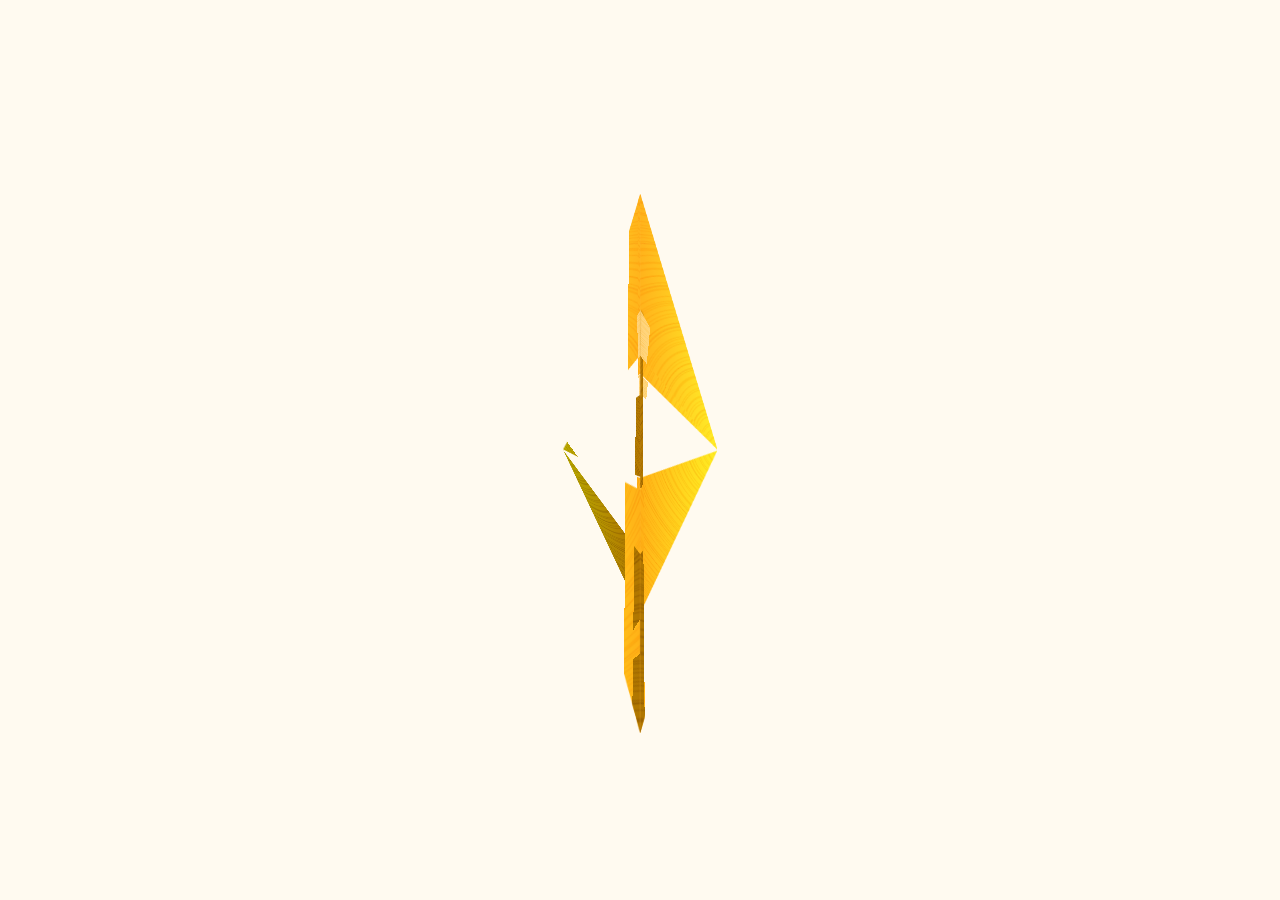
<file: ngoisao/index.html>
<!DOCTYPE html>
<html lang="en">
<head>
    <meta charset="UTF-8">
    <meta http-equiv="X-UA-Compatible" content="IE=edge">
    <meta name="viewport" content="width=device-width, initial-scale=1.0">
    <title>Document</title>
    <link rel="stylesheet" href="public/css/styles.css">
</head>
<body>
    
<style>
    .arm { --q: 0 }
    .arm:nth-child(n + 6) { --q: 1 }.arm:nth-child(5n + 1) { --i: 0 }.arm:nth-child(5n + 2) { --i: 1 }.arm:nth-child(5n + 3) { --i: 2 }.arm:nth-child(5n + 4) { --i: 3 }.arm:nth-child(5n + 5) { --i: 4 }
  </style>
  <div class="⭐" style="--n: 5; --re: 0.71; --rsw: 0.45; --rsh: 0.94; --ax: 19.46deg; --ay: 48deg; --rcm: 0.196">
    <div class="arm"></div>
    <div class="arm"></div>
    <div class="arm"></div>
    <div class="arm"></div>
    <div class="arm"></div>
    <div class="arm"></div>
    <div class="arm"></div>
    <div class="arm"></div>
    <div class="arm"></div>
    <div class="arm"></div>
  </div>
</body>
</html>
</file>
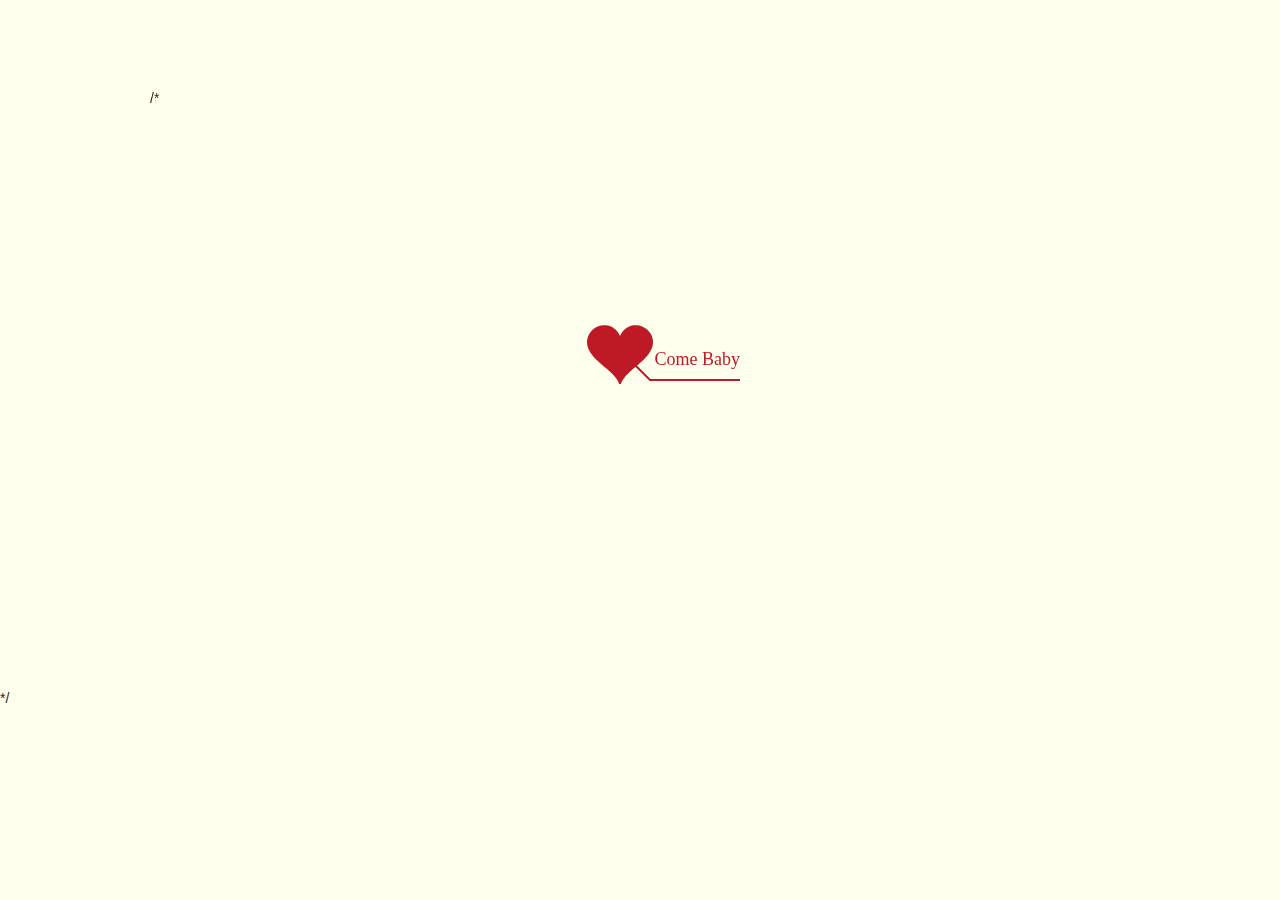
<file: ngoisao/Code Tỏ Tình/index.html>
﻿<!DOCTYPE html PUBLIC "-//W3C//DTD XHTML 1.0 Strict//EN" "http://www.w3.org/TR/xhtml1/DTD/xhtml1-strict.dtd">
<html xml:lang="en" xmlns="http://www.w3.org/1999/xhtml"><head><meta http-equiv="Content-Type" content="text/html; charset=UTF-8">
		<link rel="icon" type="image/png" href="image/favicon.ico">
		<title>Tỏ Tình </title>	    
        <link type="text/css" rel="stylesheet" href="./renxi/default.css">
		<script type="text/javascript" src="./renxi/jquery.min.js"></script>
		<script type="text/javascript" src="./renxi/jscex.min.js"></script>
		<script type="text/javascript" src="./renxi/jscex-parser.js"></script>
		<script type="text/javascript" src="./renxi/jscex-jit.js"></script>
		<script type="text/javascript" src="./renxi/jscex-builderbase.min.js"></script>
		<script type="text/javascript" src="./renxi/jscex-async.min.js"></script>
		<script type="text/javascript" src="./renxi/jscex-async-powerpack.min.js"></script>
		<script type="text/javascript" src="./renxi/functions.js" charset="utf-8"></script>
		<script type="text/javascript" src="./renxi/love.js" charset="utf-8"></script>
	    <style type="text/css">
<!--
.STYLE1 {color: #666666}
-->
        </style>
</head>
    <body>
			<audio autoplay="autopaly">
					<source src="music/I-Do-911.mp3" type="audio/mp3" />
			</audio>  
        <div id="main">
            <div id="error">Trình duyệt của bạn không được hỗ trợ. Để được hỗ trợ liên hệ duc37netknight@gmail.com. Hoặc sử dụng (<a href="http://www.google.cn/chrome">Chrome</a>) và (<a href="http://firefox.com/download/">Firefox</a>)</div>
             <div id="wrap">
                <div id="text">
			        <div id="code">
			      /* <font color="#0000FF"><span class="say">Chào em yêu,</span><br>
						<span class="say"> </span><br>
						<span class="say">Em là người con gái anh yêu nhất :)</span><br>
						<span class="say">Em xinh đẹp nhất !</span><br>
						<span class="say">Em đáng yêu nhất !</span><br>
						<span class="say">Em cũng yêu anh nhất !</span><br>
						<span class="say">Em là một điều may mắn trong cuộc sống của anh</span><br>
						<span class="say">..."Có em, anh sẽ chẳng cần điều gì khác em"</span><br>
						<span class="say">Yêu em cho đến khi nào anh không còn tồn tại <3</span><br>
						<span class="say">Hãy cứ tin em nhé. 'Ta sẽ có một chuyến đi thật dài và đích đến là hôn lễ' :*</span><br>
						<span class="say"> </span><br>
                        <span class="say"><span class="space"></span> -- Yêu em thật nhiều --</span>
			  </font></p> */
      </div>
                /* </div>
                <div id="clock-box">
                    <span class="STYLE1"></span><font color="#FF0000">Anh <3 Em</font>
<span class="STYLE1"> Time of love...</span>
                  <div id="clock"></div>
              </div>
                <canvas id="canvas" width="1100" height="680"></canvas>
            </div>
            
        </div> */
    
    <script>
    </script>

    <script>
    (function(){
        var canvas = $('#canvas');
		
        if (!canvas[0].getContext) {
            $("#error").show();
            return false;        }

        var width = canvas.width();
        var height = canvas.height();        
        canvas.attr("width", width);
        canvas.attr("height", height);
        var opts = {
            seed: {
                x: width / 2 - 20,
                color: "rgb(190, 26, 37)",
                scale: 2
            },
            branch: [
                [535, 680, 570, 250, 500, 200, 30, 100, [
                    [540, 500, 455, 417, 340, 400, 13, 100, [
                        [450, 435, 434, 430, 394, 395, 2, 40]
                    ]],
                    [550, 445, 600, 356, 680, 345, 12, 100, [
                        [578, 400, 648, 409, 661, 426, 3, 80]
                    ]],
                    [539, 281, 537, 248, 534, 217, 3, 40],
                    [546, 397, 413, 247, 328, 244, 9, 80, [
                        [427, 286, 383, 253, 371, 205, 2, 40],
                        [498, 345, 435, 315, 395, 330, 4, 60]
                    ]],
                    [546, 357, 608, 252, 678, 221, 6, 100, [
                        [590, 293, 646, 277, 648, 271, 2, 80]
                    ]]
                ]] 
            ],
            bloom: {
                num: 700,
                width: 1080,
                height: 650,
            },
            footer: {
                width: 1200,
                height: 5,
                speed: 10,
            }
        }

        var tree = new Tree(canvas[0], width, height, opts);
        var seed = tree.seed;
        var foot = tree.footer;
        var hold = 1;

        canvas.click(function(e) {
            var offset = canvas.offset(), x, y;
            x = e.pageX - offset.left;
            y = e.pageY - offset.top;
            if (seed.hover(x, y)) {
                hold = 0; 
                canvas.unbind("click");
                canvas.unbind("mousemove");
                canvas.removeClass('hand');
            }
        }).mousemove(function(e){
            var offset = canvas.offset(), x, y;
            x = e.pageX - offset.left;
            y = e.pageY - offset.top;
            canvas.toggleClass('hand', seed.hover(x, y));
        });

        var seedAnimate = eval(Jscex.compile("async", function () {
            seed.draw();
            while (hold) {
                $await(Jscex.Async.sleep(10));
            }
            while (seed.canScale()) {
                seed.scale(0.95);
                $await(Jscex.Async.sleep(10));
            }
            while (seed.canMove()) {
                seed.move(0, 2);
                foot.draw();
                $await(Jscex.Async.sleep(10));
            }
        }));

        var growAnimate = eval(Jscex.compile("async", function () {
            do {
    	        tree.grow();
                $await(Jscex.Async.sleep(10));
            } while (tree.canGrow());
        }));

        var flowAnimate = eval(Jscex.compile("async", function () {
            do {
    	        tree.flower(2);
                $await(Jscex.Async.sleep(10));
            } while (tree.canFlower());
        }));

        var moveAnimate = eval(Jscex.compile("async", function () {
            tree.snapshot("p1", 240, 0, 610, 680);
            while (tree.move("p1", 500, 0)) {
                foot.draw();
                $await(Jscex.Async.sleep(10));
            }
            foot.draw();
            tree.snapshot("p2", 500, 0, 610, 680);

            canvas.parent().css("background", "url(" + tree.toDataURL('image/png') + ")");
            canvas.css("background", "#ffe");
            $await(Jscex.Async.sleep(300));
            canvas.css("background", "none");
        }));

        var jumpAnimate = eval(Jscex.compile("async", function () {
            var ctx = tree.ctx;
            while (true) {
                tree.ctx.clearRect(0, 0, width, height);
                tree.jump();
                foot.draw();
                $await(Jscex.Async.sleep(25));
            }
        }));

        var textAnimate = eval(Jscex.compile("async", function () {
		    var together = new Date();
		    together.setFullYear(2014,8 , 26); 			
		    together.setHours(0);							
		    together.setMinutes(0);				
		    together.setSeconds(0);					
		    together.setMilliseconds(0);			

		    $("#code").show().typewriter();
            $("#clock-box").fadeIn(500);
            while (true) {
                timeElapse(together);
                $await(Jscex.Async.sleep(1000));
            }
        }));

        var runAsync = eval(Jscex.compile("async", function () {
            $await(seedAnimate());
            $await(growAnimate());
            $await(flowAnimate());
            $await(moveAnimate());

            textAnimate().start();

            $await(jumpAnimate());
        }));

        runAsync().start();
    })();
    </script>
<div style="text-align:center;margin:50px 0; font:normal 14px/24px 'MicroSoft YaHei';">
</file>
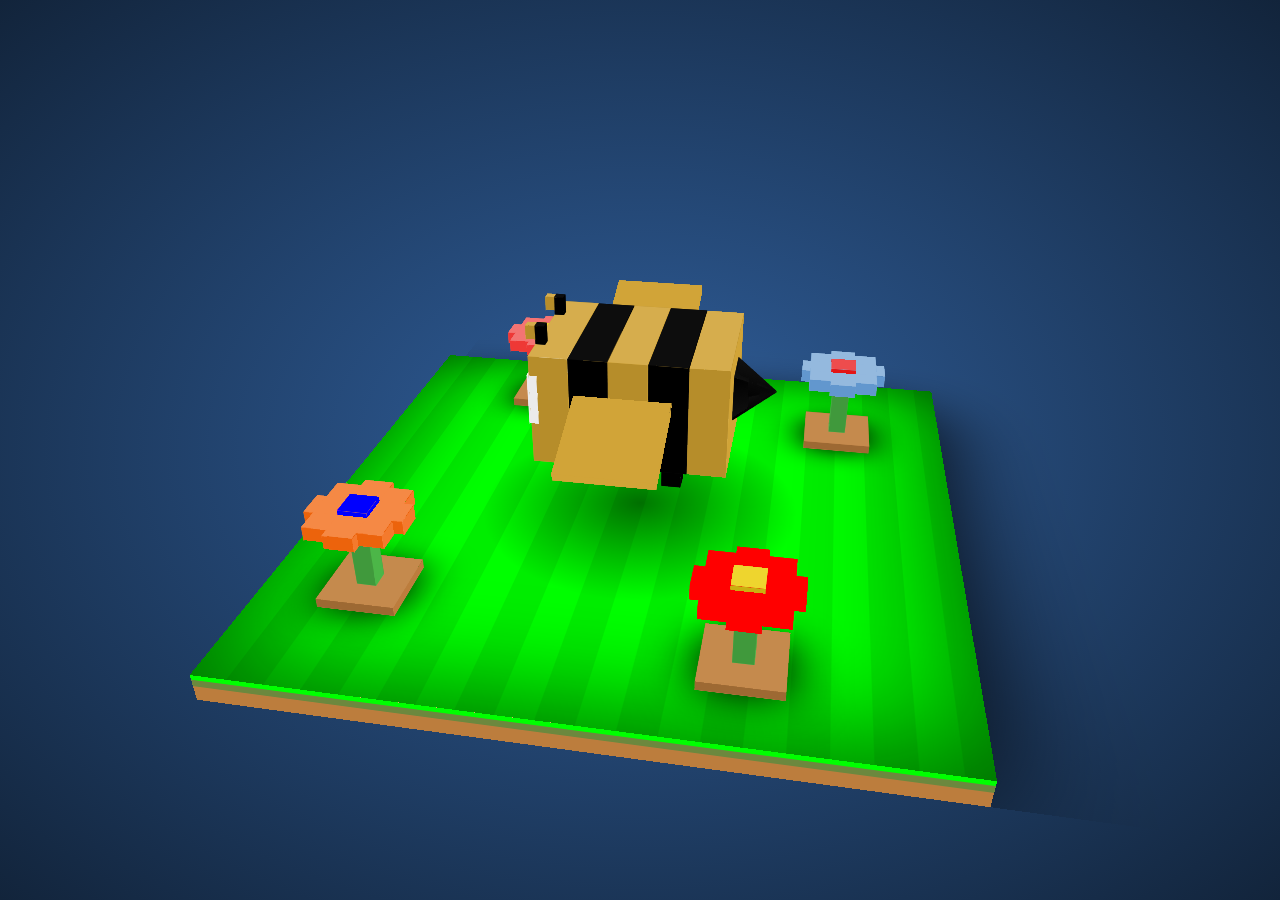
<file: ngoisao/index1.html>
<!DOCTYPE html>
<html lang="en">

</html>
<link rel="stylesheet" href="public/css/trochoi.css">
<div class="scene">
    <div class="cube" id="ground">
        <div class="container">
            <div class="left"></div>
            <div class="right"></div>
            <div class="top"></div>
            <div class="bottom"></div>
            <div class="front"></div>
            <div class="back"></div>
        </div>
    </div>
    <div class="flowers">
        <div class="flower" id="flower-1">
            <div class="cube" id="flower-1-pot">
                <div class="container">
                    <div class="left"></div>
                    <div class="right"></div>
                    <div class="top"></div>
                    <div class="bottom"></div>
                    <div class="front"></div>
                    <div class="back"></div>
                </div>
            </div>
            <div class="cube" id="flower-1-trunk">
                <div class="container">
                    <div class="left"></div>
                    <div class="right"></div>
                    <div class="top"></div>
                    <div class="bottom"></div>
                    <div class="front"></div>
                    <div class="back"></div>
                </div>
            </div>
            <div class="cube" id="flower-1-top">
                <div class="container">
                    <div class="left"></div>
                    <div class="right"></div>
                    <div class="top"></div>
                    <div class="bottom"></div>
                    <div class="front"></div>
                    <div class="back"></div>
                </div>
            </div>
            <div class="cube" id="flower-1-horizontal">
                <div class="container">
                    <div class="left"></div>
                    <div class="right"></div>
                    <div class="top"></div>
                    <div class="bottom"></div>
                    <div class="front"></div>
                    <div class="back"></div>
                </div>
            </div>
            <div class="cube" id="flower-1-vertical">
                <div class="container">
                    <div class="left"></div>
                    <div class="right"></div>
                    <div class="top"></div>
                    <div class="bottom"></div>
                    <div class="front"></div>
                    <div class="back"></div>
                </div>
            </div>
            <div class="cube" id="flower-1-center">
                <div class="container">
                    <div class="left"></div>
                    <div class="right"></div>
                    <div class="top"></div>
                    <div class="bottom"></div>
                    <div class="front"></div>
                    <div class="back"></div>
                </div>
            </div>
        </div>
        <div class="flower" id="flower-2">
            <div class="cube" id="flower-2-pot">
                <div class="container">
                    <div class="left"></div>
                    <div class="right"></div>
                    <div class="top"></div>
                    <div class="bottom"></div>
                    <div class="front"></div>
                    <div class="back"></div>
                </div>
            </div>
            <div class="cube" id="flower-2-trunk">
                <div class="container">
                    <div class="left"></div>
                    <div class="right"></div>
                    <div class="top"></div>
                    <div class="bottom"></div>
                    <div class="front"></div>
                    <div class="back"></div>
                </div>
            </div>
            <div class="cube" id="flower-2-top">
                <div class="container">
                    <div class="left"></div>
                    <div class="right"></div>
                    <div class="top"></div>
                    <div class="bottom"></div>
                    <div class="front"></div>
                    <div class="back"></div>
                </div>
            </div>
            <div class="cube" id="flower-2-horizontal">
                <div class="container">
                    <div class="left"></div>
                    <div class="right"></div>
                    <div class="top"></div>
                    <div class="bottom"></div>
                    <div class="front"></div>
                    <div class="back"></div>
                </div>
            </div>
            <div class="cube" id="flower-2-vertical">
                <div class="container">
                    <div class="left"></div>
                    <div class="right"></div>
                    <div class="top"></div>
                    <div class="bottom"></div>
                    <div class="front"></div>
                    <div class="back"></div>
                </div>
            </div>
            <div class="cube" id="flower-2-center">
                <div class="container">
                    <div class="left"></div>
                    <div class="right"></div>
                    <div class="top"></div>
                    <div class="bottom"></div>
                    <div class="front"></div>
                    <div class="back"></div>
                </div>
            </div>
        </div>
        <div class="flower" id="flower-3">
            <div class="cube" id="flower-3-pot">
                <div class="container">
                    <div class="left"></div>
                    <div class="right"></div>
                    <div class="top"></div>
                    <div class="bottom"></div>
                    <div class="front"></div>
                    <div class="back"></div>
                </div>
            </div>
            <div class="cube" id="flower-3-trunk">
                <div class="container">
                    <div class="left"></div>
                    <div class="right"></div>
                    <div class="top"></div>
                    <div class="bottom"></div>
                    <div class="front"></div>
                    <div class="back"></div>
                </div>
            </div>
            <div class="cube" id="flower-3-top">
                <div class="container">
                    <div class="left"></div>
                    <div class="right"></div>
                    <div class="top"></div>
                    <div class="bottom"></div>
                    <div class="front"></div>
                    <div class="back"></div>
                </div>
            </div>
            <div class="cube" id="flower-3-horizontal">
                <div class="container">
                    <div class="left"></div>
                    <div class="right"></div>
                    <div class="top"></div>
                    <div class="bottom"></div>
                    <div class="front"></div>
                    <div class="back"></div>
                </div>
            </div>
            <div class="cube" id="flower-3-vertical">
                <div class="container">
                    <div class="left"></div>
                    <div class="right"></div>
                    <div class="top"></div>
                    <div class="bottom"></div>
                    <div class="front"></div>
                    <div class="back"></div>
                </div>
            </div>
            <div class="cube" id="flower-3-center">
                <div class="container">
                    <div class="left"></div>
                    <div class="right"></div>
                    <div class="top"></div>
                    <div class="bottom"></div>
                    <div class="front"></div>
                    <div class="back"></div>
                </div>
            </div>
        </div>
        <div class="flower" id="flower-4">
            <div class="cube" id="flower-4-pot">
                <div class="container">
                    <div class="left"></div>
                    <div class="right"></div>
                    <div class="top"></div>
                    <div class="bottom"></div>
                    <div class="front"></div>
                    <div class="back"></div>
                </div>
            </div>
            <div class="cube" id="flower-4-trunk">
                <div class="container">
                    <div class="left"></div>
                    <div class="right"></div>
                    <div class="top"></div>
                    <div class="bottom"></div>
                    <div class="front"></div>
                    <div class="back"></div>
                </div>
            </div>
            <div class="cube" id="flower-4-top">
                <div class="container">
                    <div class="left"></div>
                    <div class="right"></div>
                    <div class="top"></div>
                    <div class="bottom"></div>
                    <div class="front"></div>
                    <div class="back"></div>
                </div>
            </div>
            <div class="cube" id="flower-4-horizontal">
                <div class="container">
                    <div class="left"></div>
                    <div class="right"></div>
                    <div class="top"></div>
                    <div class="bottom"></div>
                    <div class="front"></div>
                    <div class="back"></div>
                </div>
            </div>
            <div class="cube" id="flower-4-vertical">
                <div class="container">
                    <div class="left"></div>
                    <div class="right"></div>
                    <div class="top"></div>
                    <div class="bottom"></div>
                    <div class="front"></div>
                    <div class="back"></div>
                </div>
            </div>
            <div class="cube" id="flower-4-center">
                <div class="container">
                    <div class="left"></div>
                    <div class="right"></div>
                    <div class="top"></div>
                    <div class="bottom"></div>
                    <div class="front"></div>
                    <div class="back"></div>
                </div>
            </div>
        </div>
    </div>
    <div class="bee">
        <div class="body">
            <div class="cube" id="body-1">
                <div class="container">
                    <div class="left"></div>
                    <div class="right"></div>
                    <div class="top"></div>
                    <div class="bottom"></div>
                    <div class="front"></div>
                    <div class="back"></div>
                </div>
            </div>
            <div class="cube" id="body-2">
                <div class="container">
                    <div class="left"></div>
                    <div class="right"></div>
                    <div class="top"></div>
                    <div class="bottom"></div>
                    <div class="front"></div>
                    <div class="back"></div>
                </div>
            </div>
            <div class="cube" id="body-3">
                <div class="container">
                    <div class="left"></div>
                    <div class="right"></div>
                    <div class="top"></div>
                    <div class="bottom"></div>
                    <div class="front"></div>
                    <div class="back"></div>
                </div>
            </div>
            <div class="cube" id="body-4">
                <div class="container">
                    <div class="left"></div>
                    <div class="right"></div>
                    <div class="top"></div>
                    <div class="bottom"></div>
                    <div class="front"></div>
                    <div class="back"></div>
                </div>
            </div>
            <div class="cube" id="body-5">
                <div class="container">
                    <div class="left"></div>
                    <div class="right"></div>
                    <div class="top"></div>
                    <div class="bottom"></div>
                    <div class="front"></div>
                    <div class="back"></div>
                </div>
            </div>
            <div class="pyramid" id="stinger">
                <div class="container">
                    <span></span><span></span><span></span><span></span>
                </div>
            </div>
        </div>
        <div class="eyes">
            <div class="cube" id="eye-left">
                <div class="container">
                    <div class="left"></div>
                    <div class="right"></div>
                    <div class="top"></div>
                    <div class="bottom"></div>
                    <div class="front"></div>
                    <div class="back"></div>
                </div>
            </div>
            <div class="cube" id="eye-right">
                <div class="container">
                    <div class="left"></div>
                    <div class="right"></div>
                    <div class="top"></div>
                    <div class="bottom"></div>
                    <div class="front"></div>
                    <div class="back"></div>
                </div>
            </div>
        </div>
        <div class="antennas">
            <div class="cube" id="antenna-left">
                <div class="container">
                    <div class="left"></div>
                    <div class="right"></div>
                    <div class="top"></div>
                    <div class="bottom"></div>
                    <div class="front"></div>
                    <div class="back"></div>
                </div>
            </div>
            <div class="cube" id="antenna-left-front">
                <div class="container">
                    <div class="left"></div>
                    <div class="right"></div>
                    <div class="top"></div>
                    <div class="bottom"></div>
                    <div class="front"></div>
                    <div class="back"></div>
                </div>
            </div>
            <div class="cube" id="antenna-right">
                <div class="container">
                    <div class="left"></div>
                    <div class="right"></div>
                    <div class="top"></div>
                    <div class="bottom"></div>
                    <div class="front"></div>
                    <div class="back"></div>
                </div>
            </div>
            <div class="cube" id="antenna-right-front">
                <div class="container">
                    <div class="left"></div>
                    <div class="right"></div>
                    <div class="top"></div>
                    <div class="bottom"></div>
                    <div class="front"></div>
                    <div class="back"></div>
                </div>
            </div>
        </div>
        <div class="feet">
            <div class="cube" id="feet-1">
                <div class="container">
                    <div class="left"></div>
                    <div class="right"></div>
                    <div class="top"></div>
                    <div class="bottom"></div>
                    <div class="front"></div>
                    <div class="back"></div>
                </div>
            </div>
            <div class="cube" id="feet-2">
                <div class="container">
                    <div class="left"></div>
                    <div class="right"></div>
                    <div class="top"></div>
                    <div class="bottom"></div>
                    <div class="front"></div>
                    <div class="back"></div>
                </div>
            </div>
            <div class="cube" id="feet-3">
                <div class="container">
                    <div class="left"></div>
                    <div class="right"></div>
                    <div class="top"></div>
                    <div class="bottom"></div>
                    <div class="front"></div>
                    <div class="back"></div>
                </div>
            </div>
            <div class="cube" id="feet-4">
                <div class="container">
                    <div class="left"></div>
                    <div class="right"></div>
                    <div class="top"></div>
                    <div class="bottom"></div>
                    <div class="front"></div>
                    <div class="back"></div>
                </div>
            </div>
            <div class="cube" id="feet-5">
                <div class="container">
                    <div class="left"></div>
                    <div class="right"></div>
                    <div class="top"></div>
                    <div class="bottom"></div>
                    <div class="front"></div>
                    <div class="back"></div>
                </div>
            </div>
            <div class="cube" id="feet-6">
                <div class="container">
                    <div class="left"></div>
                    <div class="right"></div>
                    <div class="top"></div>
                    <div class="bottom"></div>
                    <div class="front"></div>
                    <div class="back"></div>
                </div>
            </div>
        </div>
        <div class="wings">
            <div class="cube" id="wing-left">
                <div class="container">
                    <div class="left"></div>
                    <div class="right"></div>
                    <div class="top"></div>
                    <div class="bottom"></div>
                    <div class="front"></div>
                    <div class="back"></div>
                </div>
            </div>
            <div class="cube" id="wing-right">
                <div class="container">
                    <div class="left"></div>
                    <div class="right"></div>
                    <div class="top"></div>
                    <div class="bottom"></div>
                    <div class="front"></div>
                    <div class="back"></div>
                </div>
            </div>
        </div>
    </div>
</div>
</file>
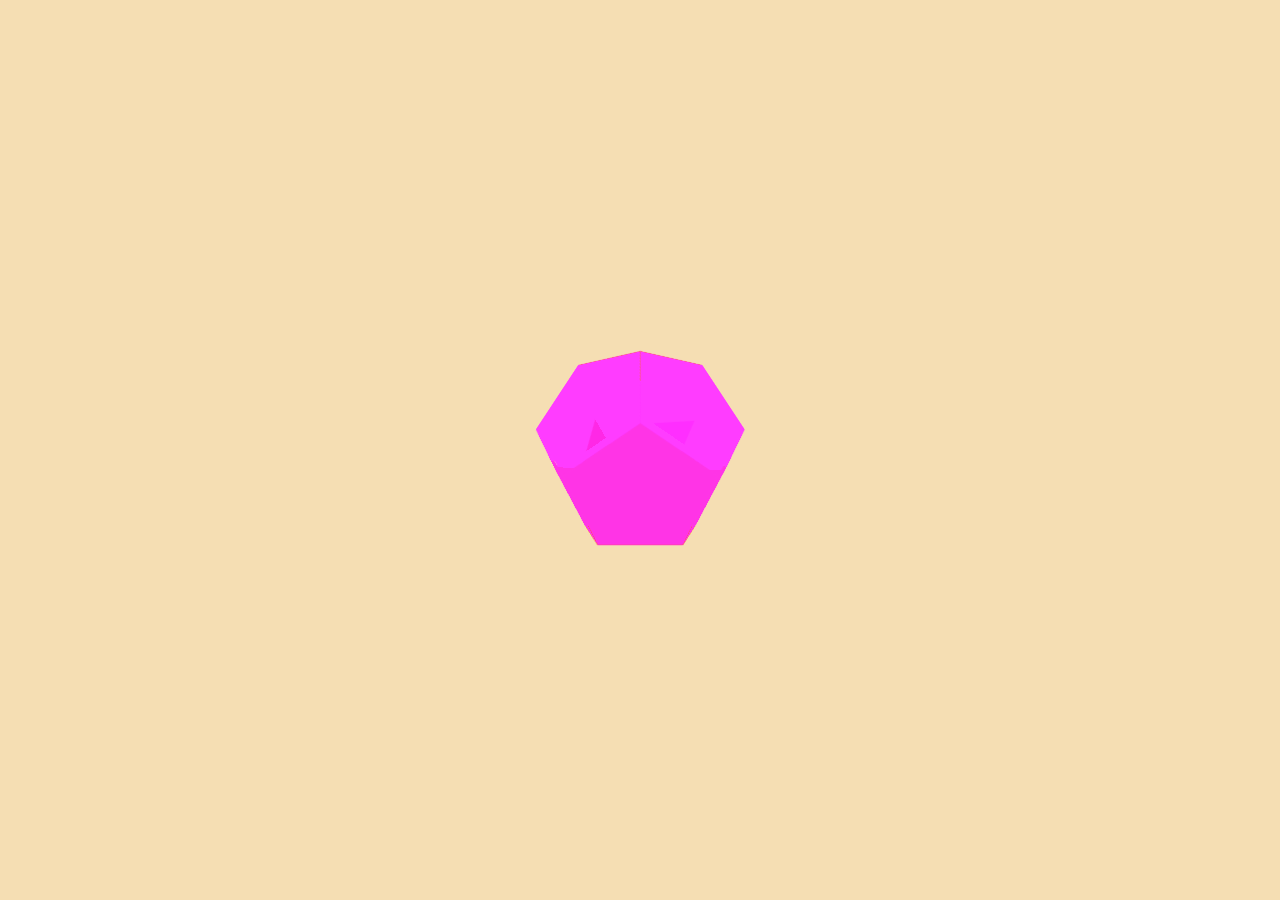
<file: ngoisao/index2.html>
<!DOCTYPE html>
<html lang="en">

<head>
    <meta charset="UTF-8">
    <meta http-equiv="X-UA-Compatible" content="IE=edge">
    <meta name="viewport" content="width=device-width, initial-scale=1.0">
    <title>Document</title>
    <link rel="stylesheet" href="./public/css/vutru.css">
</head>

<body>

    <style>
        .s2d:nth-child(5n + 1) {
            --j: 0
        }

        .s2d:nth-child(5n + 2) {
            --j: 1
        }

        .s2d:nth-child(5n + 3) {
            --j: 2
        }

        .s2d:nth-child(5n + 4) {
            --j: 3
        }

        .s2d:nth-child(5n + 5) {
            --j: 4
        }

        .s2d:nth-child(5n + 6) {
            --j: 5
        }

        .s2d:nth-child(5n + 7) {
            --j: 6
        }

        .s2d:nth-child(5n + 8) {
            --j: 7
        }

        .s2d:nth-child(5n + 9) {
            --j: 8
        }

        .s2d:nth-child(5n + 10) {
            --j: 9
        }

        .s2d:nth-child(5n + 11) {
            --j: 10
        }

        .s2d:nth-child(5n + 12) {
            --j: 11
        }

        .s5gon.cup {
            --j: 0
        }

        .s4gon:nth-child(n + 16) {
            --o: 1
        }
    </style>
    <div class="a3d">
        <div class="s3d">
            <div class="s12hedron">
                <div class="s2d s5gon lat inf"></div>
                <div class="s2d s5gon lat inf"></div>
                <div class="s2d s5gon lat inf"></div>
                <div class="s2d s5gon lat inf"></div>
                <div class="s2d s5gon lat inf"></div>
                <div class="s2d s5gon lat sup"></div>
                <div class="s2d s5gon lat sup"></div>
                <div class="s2d s5gon lat sup"></div>
                <div class="s2d s5gon lat sup"></div>
                <div class="s2d s5gon lat sup"></div>
                <div class="s2d s5gon cup inf"></div>
                <div class="s2d s5gon cup sup"></div>
            </div>
            <div class="s20hedron">
                <div class="s2d s3gon lat inf"></div>
                <div class="s2d s3gon lat inf"></div>
                <div class="s2d s3gon lat inf"></div>
                <div class="s2d s3gon lat inf"></div>
                <div class="s2d s3gon lat inf"></div>
                <div class="s2d s3gon cup inf"></div>
                <div class="s2d s3gon cup inf"></div>
                <div class="s2d s3gon cup inf"></div>
                <div class="s2d s3gon cup inf"></div>
                <div class="s2d s3gon cup inf"></div>
                <div class="s2d s3gon lat sup"></div>
                <div class="s2d s3gon lat sup"></div>
                <div class="s2d s3gon lat sup"></div>
                <div class="s2d s3gon lat sup"></div>
                <div class="s2d s3gon lat sup"></div>
                <div class="s2d s3gon cup sup"></div>
                <div class="s2d s3gon cup sup"></div>
                <div class="s2d s3gon cup sup"></div>
                <div class="s2d s3gon cup sup"></div>
                <div class="s2d s3gon cup sup"></div>
            </div>
            <div class="open">
                <div class="s2d s4gon lat inf"></div>
                <div class="s2d s4gon lat inf"></div>
                <div class="s2d s4gon lat inf"></div>
                <div class="s2d s4gon lat inf"></div>
                <div class="s2d s4gon lat inf"></div>
                <div class="s2d s4gon cup inf"></div>
                <div class="s2d s4gon cup inf"></div>
                <div class="s2d s4gon cup inf"></div>
                <div class="s2d s4gon cup inf"></div>
                <div class="s2d s4gon cup inf"></div>
                <div class="s2d s4gon lat mid"></div>
                <div class="s2d s4gon lat mid"></div>
                <div class="s2d s4gon lat mid"></div>
                <div class="s2d s4gon lat mid"></div>
                <div class="s2d s4gon lat mid"></div>
                <div class="s2d s4gon lat mid"></div>
                <div class="s2d s4gon lat mid"></div>
                <div class="s2d s4gon lat mid"></div>
                <div class="s2d s4gon lat mid"></div>
                <div class="s2d s4gon lat mid"></div>
                <div class="s2d s4gon lat sup"></div>
                <div class="s2d s4gon lat sup"></div>
                <div class="s2d s4gon lat sup"></div>
                <div class="s2d s4gon lat sup"></div>
                <div class="s2d s4gon lat sup"></div>
                <div class="s2d s4gon cup sup"></div>
                <div class="s2d s4gon cup sup"></div>
                <div class="s2d s4gon cup sup"></div>
                <div class="s2d s4gon cup sup"></div>
                <div class="s2d s4gon cup sup"></div>
            </div>
        </div>
        <div class="s3d">
            <div class="s12hedron">
                <div class="s2d s5gon lat inf"></div>
                <div class="s2d s5gon lat inf"></div>
                <div class="s2d s5gon lat inf"></div>
                <div class="s2d s5gon lat inf"></div>
                <div class="s2d s5gon lat inf"></div>
                <div class="s2d s5gon lat sup"></div>
                <div class="s2d s5gon lat sup"></div>
                <div class="s2d s5gon lat sup"></div>
                <div class="s2d s5gon lat sup"></div>
                <div class="s2d s5gon lat sup"></div>
                <div class="s2d s5gon cup inf"></div>
                <div class="s2d s5gon cup sup"></div>
            </div>
            <div class="s20hedron">
                <div class="s2d s3gon lat inf"></div>
                <div class="s2d s3gon lat inf"></div>
                <div class="s2d s3gon lat inf"></div>
                <div class="s2d s3gon lat inf"></div>
                <div class="s2d s3gon lat inf"></div>
                <div class="s2d s3gon cup inf"></div>
                <div class="s2d s3gon cup inf"></div>
                <div class="s2d s3gon cup inf"></div>
                <div class="s2d s3gon cup inf"></div>
                <div class="s2d s3gon cup inf"></div>
                <div class="s2d s3gon lat sup"></div>
                <div class="s2d s3gon lat sup"></div>
                <div class="s2d s3gon lat sup"></div>
                <div class="s2d s3gon lat sup"></div>
                <div class="s2d s3gon lat sup"></div>
                <div class="s2d s3gon cup sup"></div>
                <div class="s2d s3gon cup sup"></div>
                <div class="s2d s3gon cup sup"></div>
                <div class="s2d s3gon cup sup"></div>
                <div class="s2d s3gon cup sup"></div>
            </div>
            <div class="open">
                <div class="s2d s4gon lat inf"></div>
                <div class="s2d s4gon lat inf"></div>
                <div class="s2d s4gon lat inf"></div>
                <div class="s2d s4gon lat inf"></div>
                <div class="s2d s4gon lat inf"></div>
                <div class="s2d s4gon cup inf"></div>
                <div class="s2d s4gon cup inf"></div>
                <div class="s2d s4gon cup inf"></div>
                <div class="s2d s4gon cup inf"></div>
                <div class="s2d s4gon cup inf"></div>
                <div class="s2d s4gon lat mid"></div>
                <div class="s2d s4gon lat mid"></div>
                <div class="s2d s4gon lat mid"></div>
                <div class="s2d s4gon lat mid"></div>
                <div class="s2d s4gon lat mid"></div>
                <div class="s2d s4gon lat mid"></div>
                <div class="s2d s4gon lat mid"></div>
                <div class="s2d s4gon lat mid"></div>
                <div class="s2d s4gon lat mid"></div>
                <div class="s2d s4gon lat mid"></div>
                <div class="s2d s4gon lat sup"></div>
                <div class="s2d s4gon lat sup"></div>
                <div class="s2d s4gon lat sup"></div>
                <div class="s2d s4gon lat sup"></div>
                <div class="s2d s4gon lat sup"></div>
                <div class="s2d s4gon cup sup"></div>
                <div class="s2d s4gon cup sup"></div>
                <div class="s2d s4gon cup sup"></div>
                <div class="s2d s4gon cup sup"></div>
                <div class="s2d s4gon cup sup"></div>
            </div>
        </div>
    </div>
</body>

</html>
</file>
<file: ngoisao/public/css/styles.css>
@charset "UTF-8";
#btn--yp {
  box-sizing: content-box;
  position: fixed;
  z-index: 9;
  bottom: 1em;
  right: 1em;
  border: solid 1em transparent;
  width: 4.625em;
  height: 3.25em;
  background: url(https://s3-us-west-2.amazonaws.com/s.cdpn.io/2017/icon-yp.svg) 50%/cover content-box;
  font: 16px/1.25 trebuchet ms, sans-serif;
  text-indent: 200vw;
  text-shadow: none;
  filter: grayscale(1) drop-shadow(0 0 1px #e8e0e0);
  transition: 0.5s;
  white-space: nowrap;
}
#btn--yp:before {
  box-sizing: inherit;
  position: absolute;
  left: 0;
  bottom: 100%;
  margin: 1em -0.5em;
  padding: 0.5em;
  width: 100%;
  border-radius: 5px;
  background: #e8e0e0;
  color: #000;
  text-align: center;
  text-decoration: none;
  text-indent: 0vw;
  white-space: normal;
  animation: float 1s ease-in-out infinite alternate;
  content: attr(data-txt);
}
#btn--yp:hover, #btn--yp:focus {
  outline: none;
  filter: grayscale(0) drop-shadow(0 0 1px crimson);
}

@keyframes float {
  to {
    transform: translateY(0.75em);
  }
}
@property --houdini {
  syntax: "<integer>";
  initial-value: 1;
  inherits: true;
}
body, div {
  display: grid;
}

body {
  --s: var(--houdini, 0);
  --not-s: calc(1 - var(--s));
  overflow: hidden;
  margin: 0;
  height: 100vh;
  perspective: 35em;
  background:floralwhite;
}

div, ::before, ::after {
  grid-area: 1/1;
}

div {
  transform-style: preserve-3d;
}

.⭐ {
  animation: rot-y 12s linear infinite;
}

@keyframes rot-y {
  to {
    transform: rotateY(1turn);
  }
}
@property --int {
  syntax: "<integer>";
  initial-value: 0;
  inherits: false;
}
.arm {
  --sgn-q: calc(2*var(--q) - 1);
  --p: calc(var(--i)/var(--n));
  --not-up: Min(1, var(--i));
  --up: calc(1 - var(--not-up));
  --dif: calc(2*var(--i) - var(--n));
  --not-dn: Min(1, Max(var(--dif), calc(-1*var(--dif))));
  --dn: calc(1 - var(--not-dn));
  place-self: center;
  height: 0;
  transform: rotatex(calc(var(--p)*1turn)) translatey(-16em);
}
.arm::before, .arm::after {
  --k: 0;
  --sgn-k: calc(2*var(--k) - 1);
  --sum: calc(var(--p) + var(--sgn-k)*var(--rcm) + 1);
  --int: calc(var(--sum) - .5);
  --mod: calc(var(--sum) - var(--int));
  --term: calc(var(--s)*var(--mod) + var(--not-s)*var(--p));
  --abs: Max(calc(var(--term) - .5), calc(.5 - var(--term)));
  --inc: calc(2*var(--abs) - .5);
  --sgn-j: calc(var(--dn)*var(--sgn-k) -
  							var(--up)*var(--sgn-k) +
  							var(--not-dn)*var(--not-up)*clamp(-1, var(--dif), 1));
  --j: calc(.5*(var(--sgn-j) + 1));
  --sh: calc(.25*(3*var(--q) - var(--sgn-q)*(1 - var(--j))));
  width: calc(2*var(--rsw)*16em);
  height: calc(var(--rsh)*16em);
  transform-origin: 50% 0;
  transform: rotatey(calc(var(--k)*.5turn)) rotatex(var(--ax)) scalex(calc(var(--sgn-q)*var(--sgn-k))) rotatey(var(--ay));
  background: repeating-radial-gradient(circle at 100% 100%, transparent 0 5px, hsla(47, 100%, calc(44%*(1 + var(--inc))), 0.3), transparent 7px), repeating-radial-gradient(circle at 100% 100%, transparent 0 11px, hsla(48, 100%, calc(45%*(1 + var(--inc))), 0.3), transparent 13px), repeating-radial-gradient(circle at 100% 100%, transparent 0 17px, hsla(49, 100%, calc(47%*(1 + var(--inc))), 0.3), transparent 19px), repeating-radial-gradient(circle at 100% 100%, transparent 0 41px, hsla(41, 100%, calc(43%*(1 + var(--inc))), 0.3), transparent 43px), linear-gradient(90deg, transparent 50%, hsl(40, 100%, calc(50%*(1 + var(--inc)))) 0, hsl(55, 100%, calc(52%*(1 + var(--inc)))));
  background-blend-mode: multiply;
  clip-path: polygon(50% 0, 50% calc(var(--re)*16em), 100% 100%);
  animation: shade 6s ease-in-out calc((var(--sh) + .125)*-12s) infinite alternate;
  content: "";
}
.arm::after {
  --k: 1 ;
}

@keyframes shade {
  to {
    filter: brightness(0.2);
  }
}
</file>
<file: ngoisao/Code Tỏ Tình/renxi/default.css>
body{margin:0;padding:0;background:#ffe;font-size:14px;font-family:'微软雅黑','宋体',sans-serif;color:#231F20;overflow:auto}
a {color:#000;font-size:14px;}
#main{width:100%;}
#wrap{position:relative;margin:0 auto;width:1100px;height:680px;margin-top:10px;}
#text{width:400px;height:425px;left:60px;top:80px;position:absolute;}
#code{display:none;font-size:16px;}
#clock-box {position:absolute;left:60px;top:550px;font-size:28px;display:none;}
#clock-box a {font-size:28px;text-decoration:none;}
#clock{margin-left:48px;}
#clock .digit {font-size:64px;}
#canvas{margin:0 auto;width:1100px;height:680px;}
#error{margin:0 auto;text-align:center;margin-top:60px;display:none;}
.hand{cursor:pointer;}
.say{margin-left:5px;}
.space{margin-right:150px;}
</file>
<file: ngoisao/public/css/trochoi.css>
* {
    margin: 0;
    padding: 0;
    box-sizing: border-box;
  }
  
  body {
    display: grid;
    place-items: center;
    min-height: 100vh;
    background-image: radial-gradient(#305f9c, #12243b);
    overflow: hidden;
    perspective: 1000px;
  }
  body .scene, body .scene * {
    transform-style: preserve-3d;
  }
  body .scene {
    position: relative;
    width: 70vmin;
    height: 20vmin;
    transform: rotateX(-30deg) rotateY(-10deg) scale3d(1, 1, 1);
    animation: rot 20s ease-in-out 0s infinite alternate;
  }
  @keyframes rot {
    to {
      transform: rotateX(0deg) rotateY(440deg) scale3d(1, 1, 1);
    }
  }
  body .scene::after {
    content: "";
    position: absolute;
    width: 100%;
    height: 100%;
    left: 0;
    top: 0;
    z-index: -100;
    transform: rotateX(90deg) translateZ(calc(70vmin / -2)) scale(1);
  }
  body .scene .cube, body .scene .cube * {
    position: absolute;
    bottom: 0;
  }
  body .scene #ground {
    z-index: -50;
    width: 70vmin;
    height: 3vmin;
  }
  body .scene #ground .container {
    position: relative;
    width: 100%;
    height: 100%;
  }
  body .scene #ground .container * {
    position: absolute;
    bottom: 0;
    display: flex;
    justify-content: center;
    align-items: center;
  }
  body .scene #ground .container .left {
    width: 70vmin;
    height: 3vmin;
    background-color: #00ff00;
    transform-origin: left top;
    transform: rotateY(-90deg) translateX(-35vmin);
  }
  body .scene #ground .container .right {
    width: 70vmin;
    height: 3vmin;
    background-color: #00ff00;
    transform-origin: left top;
    transform: rotateY(90deg) translateX(-35vmin) translateZ(70vmin);
  }
  body .scene #ground .container .top {
    background-color: #00ff00;
    width: 70vmin;
    height: 70vmin;
    transform-origin: bottom left;
    transform: rotateX(90deg) translateY(35vmin) translateZ(3vmin);
  }
  body .scene #ground .container .bottom {
    background-color: #00ff00;
    width: 70vmin;
    height: 70vmin;
    transform-origin: bottom left;
    transform: rotateX(-90deg) translateY(35vmin);
  }
  body .scene #ground .container .front {
    background-color: #00ff00;
    width: 70vmin;
    height: 3vmin;
    transform-origin: bottom left;
    transform: translateZ(35vmin);
  }
  body .scene #ground .container .back {
    background-color: #00ff00;
    width: 70vmin;
    height: 3vmin;
    transform-origin: center;
    transform: rotateY(180deg) translateZ(35vmin);
  }
  body .scene #ground .container .left, body .scene #ground .container .right, body .scene #ground .container .front, body .scene #ground .container .back {
    background-image: linear-gradient(180deg, #0000 0% 20%, #6C883E 20% 45%, #BC7D3D 45% 100%);
  }
  body .scene #ground .container .bottom {
    background-color: #E1B366;
    filter: drop-shadow(0 0 3.75rem black);
  }
  body .scene #ground .container .top {
    box-shadow: inset 0 0 15vmin #000a;
    background-image: radial-gradient(#0008, #0000 10em), repeating-linear-gradient(90deg, #0000 0% 50%, #0001 50% 100%);
    background-size: 100%, 4em 4em, 4em 4em;
  }
  @keyframes moveGround {
    to {
      background-position-x: center, 4em, 4em;
    }
  }
  body .scene .flowers {
    position: absolute;
    width: 100%;
    height: 100%;
    bottom: 0;
    transform: translate3d(0, -3.02vmin, 0);
  }
  body .scene .flowers div {
    position: absolute;
    width: 100%;
    height: 100%;
    bottom: 0;
  }
  body .scene .flowers #flower-1 {
    transform: translate3d(14vmin, 0vmin, -25vmin);
  }
  body .scene .flowers #flower-1 div:nth-child(1) {
    width: 8vmin;
    height: 1vmin;
    transform: translate3d(0, 0, 0);
  }
  body .scene .flowers #flower-1 div:nth-child(1) .container {
    position: relative;
    width: 100%;
    height: 100%;
  }
  body .scene .flowers #flower-1 div:nth-child(1) .container * {
    position: absolute;
    bottom: 0;
    display: flex;
    justify-content: center;
    align-items: center;
  }
  body .scene .flowers #flower-1 div:nth-child(1) .container .left {
    width: 8vmin;
    height: 1vmin;
    background-color: #BC7D3D;
    transform-origin: left top;
    transform: rotateY(-90deg) translateX(-4vmin);
  }
  body .scene .flowers #flower-1 div:nth-child(1) .container .right {
    width: 8vmin;
    height: 1vmin;
    background-color: #BC7D3D;
    transform-origin: left top;
    transform: rotateY(90deg) translateX(-4vmin) translateZ(8vmin);
  }
  body .scene .flowers #flower-1 div:nth-child(1) .container .top {
    background-color: #c58a4d;
    width: 8vmin;
    height: 8vmin;
    transform-origin: bottom left;
    transform: rotateX(90deg) translateY(4vmin) translateZ(1vmin);
  }
  body .scene .flowers #flower-1 div:nth-child(1) .container .bottom {
    background-color: #c58a4d;
    width: 8vmin;
    height: 8vmin;
    transform-origin: bottom left;
    transform: rotateX(-90deg) translateY(4vmin);
  }
  body .scene .flowers #flower-1 div:nth-child(1) .container .front {
    background-color: #9d6933;
    width: 8vmin;
    height: 1vmin;
    transform-origin: bottom left;
    transform: translateZ(4vmin);
  }
  body .scene .flowers #flower-1 div:nth-child(1) .container .back {
    background-color: #9d6933;
    width: 8vmin;
    height: 1vmin;
    transform-origin: center;
    transform: rotateY(180deg) translateZ(4vmin);
  }
  body .scene .flowers #flower-1 div:nth-child(1) .container .bottom {
    box-shadow: 0 0 5vmin #000;
  }
  body .scene .flowers #flower-1 div:nth-child(2) {
    width: 2vmin;
    height: 7vmin;
    transform: translate3d(3vmin, -1vmin, 0);
  }
  body .scene .flowers #flower-1 div:nth-child(2) .container {
    position: relative;
    width: 100%;
    height: 100%;
  }
  body .scene .flowers #flower-1 div:nth-child(2) .container * {
    position: absolute;
    bottom: 0;
    display: flex;
    justify-content: center;
    align-items: center;
  }
  body .scene .flowers #flower-1 div:nth-child(2) .container .left {
    width: 2vmin;
    height: 7vmin;
    background-color: #4CB648;
    transform-origin: left top;
    transform: rotateY(-90deg) translateX(-1vmin);
  }
  body .scene .flowers #flower-1 div:nth-child(2) .container .right {
    width: 2vmin;
    height: 7vmin;
    background-color: #4CB648;
    transform-origin: left top;
    transform: rotateY(90deg) translateX(-1vmin) translateZ(2vmin);
  }
  body .scene .flowers #flower-1 div:nth-child(2) .container .top {
    background-color: #5dbe5a;
    width: 2vmin;
    height: 2vmin;
    transform-origin: bottom left;
    transform: rotateX(90deg) translateY(1vmin) translateZ(7vmin);
  }
  body .scene .flowers #flower-1 div:nth-child(2) .container .bottom {
    background-color: #5dbe5a;
    width: 2vmin;
    height: 2vmin;
    transform-origin: bottom left;
    transform: rotateX(-90deg) translateY(1vmin);
  }
  body .scene .flowers #flower-1 div:nth-child(2) .container .front {
    background-color: #40993c;
    width: 2vmin;
    height: 7vmin;
    transform-origin: bottom left;
    transform: translateZ(1vmin);
  }
  body .scene .flowers #flower-1 div:nth-child(2) .container .back {
    background-color: #40993c;
    width: 2vmin;
    height: 7vmin;
    transform-origin: center;
    transform: rotateY(180deg) translateZ(1vmin);
  }
  body .scene .flowers #flower-1 div:nth-child(3) {
    width: 8vmin;
    height: 1.5vmin;
    transform: translate3d(0vmin, -8vmin, 0);
  }
  body .scene .flowers #flower-1 div:nth-child(3) .container {
    position: relative;
    width: 100%;
    height: 100%;
  }
  body .scene .flowers #flower-1 div:nth-child(3) .container * {
    position: absolute;
    bottom: 0;
    display: flex;
    justify-content: center;
    align-items: center;
  }
  body .scene .flowers #flower-1 div:nth-child(3) .container .left {
    width: 8vmin;
    height: 1.5vmin;
    background-color: #F15D5C;
    transform-origin: left top;
    transform: rotateY(-90deg) translateX(-4vmin);
  }
  body .scene .flowers #flower-1 div:nth-child(3) .container .right {
    width: 8vmin;
    height: 1.5vmin;
    background-color: #F15D5C;
    transform-origin: left top;
    transform: rotateY(90deg) translateX(-4vmin) translateZ(8vmin);
  }
  body .scene .flowers #flower-1 div:nth-child(3) .container .top {
    background-color: #f37473;
    width: 8vmin;
    height: 8vmin;
    transform-origin: bottom left;
    transform: rotateX(90deg) translateY(4vmin) translateZ(1.5vmin);
  }
  body .scene .flowers #flower-1 div:nth-child(3) .container .bottom {
    background-color: #f37473;
    width: 8vmin;
    height: 8vmin;
    transform-origin: bottom left;
    transform: rotateX(-90deg) translateY(4vmin);
  }
  body .scene .flowers #flower-1 div:nth-child(3) .container .front {
    background-color: #ee3836;
    width: 8vmin;
    height: 1.5vmin;
    transform-origin: bottom left;
    transform: translateZ(4vmin);
  }
  body .scene .flowers #flower-1 div:nth-child(3) .container .back {
    background-color: #ee3836;
    width: 8vmin;
    height: 1.5vmin;
    transform-origin: center;
    transform: rotateY(180deg) translateZ(4vmin);
  }
  body .scene .flowers #flower-1 div:nth-child(4) {
    width: 10vmin;
    height: 1.5vmin;
    transform: translate3d(-1vmin, -8vmin, 0);
  }
  body .scene .flowers #flower-1 div:nth-child(4) .container {
    position: relative;
    width: 100%;
    height: 100%;
  }
  body .scene .flowers #flower-1 div:nth-child(4) .container * {
    position: absolute;
    bottom: 0;
    display: flex;
    justify-content: center;
    align-items: center;
  }
  body .scene .flowers #flower-1 div:nth-child(4) .container .left {
    width: 3vmin;
    height: 1.5vmin;
    background-color: #F15D5C;
    transform-origin: left top;
    transform: rotateY(-90deg) translateX(-1.5vmin);
  }
  body .scene .flowers #flower-1 div:nth-child(4) .container .right {
    width: 3vmin;
    height: 1.5vmin;
    background-color: #F15D5C;
    transform-origin: left top;
    transform: rotateY(90deg) translateX(-1.5vmin) translateZ(10vmin);
  }
  body .scene .flowers #flower-1 div:nth-child(4) .container .top {
    background-color: #f37473;
    width: 10vmin;
    height: 3vmin;
    transform-origin: bottom left;
    transform: rotateX(90deg) translateY(1.5vmin) translateZ(1.5vmin);
  }
  body .scene .flowers #flower-1 div:nth-child(4) .container .bottom {
    background-color: #f37473;
    width: 10vmin;
    height: 3vmin;
    transform-origin: bottom left;
    transform: rotateX(-90deg) translateY(1.5vmin);
  }
  body .scene .flowers #flower-1 div:nth-child(4) .container .front {
    background-color: #ee3836;
    width: 10vmin;
    height: 1.5vmin;
    transform-origin: bottom left;
    transform: translateZ(1.5vmin);
  }
  body .scene .flowers #flower-1 div:nth-child(4) .container .back {
    background-color: #ee3836;
    width: 10vmin;
    height: 1.5vmin;
    transform-origin: center;
    transform: rotateY(180deg) translateZ(1.5vmin);
  }
  body .scene .flowers #flower-1 div:nth-child(5) {
    width: 3vmin;
    height: 1.5vmin;
    transform: translate3d(2.5vmin, -8vmin, 0);
  }
  body .scene .flowers #flower-1 div:nth-child(5) .container {
    position: relative;
    width: 100%;
    height: 100%;
  }
  body .scene .flowers #flower-1 div:nth-child(5) .container * {
    position: absolute;
    bottom: 0;
    display: flex;
    justify-content: center;
    align-items: center;
  }
  body .scene .flowers #flower-1 div:nth-child(5) .container .left {
    width: 10vmin;
    height: 1.5vmin;
    background-color: #F15D5C;
    transform-origin: left top;
    transform: rotateY(-90deg) translateX(-5vmin);
  }
  body .scene .flowers #flower-1 div:nth-child(5) .container .right {
    width: 10vmin;
    height: 1.5vmin;
    background-color: #F15D5C;
    transform-origin: left top;
    transform: rotateY(90deg) translateX(-5vmin) translateZ(3vmin);
  }
  body .scene .flowers #flower-1 div:nth-child(5) .container .top {
    background-color: #f37473;
    width: 3vmin;
    height: 10vmin;
    transform-origin: bottom left;
    transform: rotateX(90deg) translateY(5vmin) translateZ(1.5vmin);
  }
  body .scene .flowers #flower-1 div:nth-child(5) .container .bottom {
    background-color: #f37473;
    width: 3vmin;
    height: 10vmin;
    transform-origin: bottom left;
    transform: rotateX(-90deg) translateY(5vmin);
  }
  body .scene .flowers #flower-1 div:nth-child(5) .container .front {
    background-color: #ee3836;
    width: 3vmin;
    height: 1.5vmin;
    transform-origin: bottom left;
    transform: translateZ(5vmin);
  }
  body .scene .flowers #flower-1 div:nth-child(5) .container .back {
    background-color: #ee3836;
    width: 3vmin;
    height: 1.5vmin;
    transform-origin: center;
    transform: rotateY(180deg) translateZ(5vmin);
  }
  body .scene .flowers #flower-1 div:nth-child(6) {
    width: 3vmin;
    height: 1vmin;
    transform: translate3d(2.5vmin, -9vmin, 0);
  }
  body .scene .flowers #flower-1 div:nth-child(6) .container {
    position: relative;
    width: 100%;
    height: 100%;
  }
  body .scene .flowers #flower-1 div:nth-child(6) .container * {
    position: absolute;
    bottom: 0;
    display: flex;
    justify-content: center;
    align-items: center;
  }
  body .scene .flowers #flower-1 div:nth-child(6) .container .left {
    width: 3vmin;
    height: 1vmin;
    background-color: #ECD015;
    transform-origin: left top;
    transform: rotateY(-90deg) translateX(-1.5vmin);
  }
  body .scene .flowers #flower-1 div:nth-child(6) .container .right {
    width: 3vmin;
    height: 1vmin;
    background-color: #ECD015;
    transform-origin: left top;
    transform: rotateY(90deg) translateX(-1.5vmin) translateZ(3vmin);
  }
  body .scene .flowers #flower-1 div:nth-child(6) .container .top {
    background-color: #eed52d;
    width: 3vmin;
    height: 3vmin;
    transform-origin: bottom left;
    transform: rotateX(90deg) translateY(1.5vmin) translateZ(1vmin);
  }
  body .scene .flowers #flower-1 div:nth-child(6) .container .bottom {
    background-color: #eed52d;
    width: 3vmin;
    height: 3vmin;
    transform-origin: bottom left;
    transform: rotateX(-90deg) translateY(1.5vmin);
  }
  body .scene .flowers #flower-1 div:nth-child(6) .container .front {
    background-color: #c8b010;
    width: 3vmin;
    height: 1vmin;
    transform-origin: bottom left;
    transform: translateZ(1.5vmin);
  }
  body .scene .flowers #flower-1 div:nth-child(6) .container .back {
    background-color: #c8b010;
    width: 3vmin;
    height: 1vmin;
    transform-origin: center;
    transform: rotateY(180deg) translateZ(1.5vmin);
  }
  body .scene .flowers #flower-2 {
    transform: translate3d(7vmin, 0vmin, 20vmin);
  }
  body .scene .flowers #flower-2 div:nth-child(1) {
    width: 8vmin;
    height: 1vmin;
    transform: translate3d(0, 0, 0);
  }
  body .scene .flowers #flower-2 div:nth-child(1) .container {
    position: relative;
    width: 100%;
    height: 100%;
  }
  body .scene .flowers #flower-2 div:nth-child(1) .container * {
    position: absolute;
    bottom: 0;
    display: flex;
    justify-content: center;
    align-items: center;
  }
  body .scene .flowers #flower-2 div:nth-child(1) .container .left {
    width: 8vmin;
    height: 1vmin;
    background-color: #BC7D3D;
    transform-origin: left top;
    transform: rotateY(-90deg) translateX(-4vmin);
  }
  body .scene .flowers #flower-2 div:nth-child(1) .container .right {
    width: 8vmin;
    height: 1vmin;
    background-color: #BC7D3D;
    transform-origin: left top;
    transform: rotateY(90deg) translateX(-4vmin) translateZ(8vmin);
  }
  body .scene .flowers #flower-2 div:nth-child(1) .container .top {
    background-color: #c58a4d;
    width: 8vmin;
    height: 8vmin;
    transform-origin: bottom left;
    transform: rotateX(90deg) translateY(4vmin) translateZ(1vmin);
  }
  body .scene .flowers #flower-2 div:nth-child(1) .container .bottom {
    background-color: #c58a4d;
    width: 8vmin;
    height: 8vmin;
    transform-origin: bottom left;
    transform: rotateX(-90deg) translateY(4vmin);
  }
  body .scene .flowers #flower-2 div:nth-child(1) .container .front {
    background-color: #9d6933;
    width: 8vmin;
    height: 1vmin;
    transform-origin: bottom left;
    transform: translateZ(4vmin);
  }
  body .scene .flowers #flower-2 div:nth-child(1) .container .back {
    background-color: #9d6933;
    width: 8vmin;
    height: 1vmin;
    transform-origin: center;
    transform: rotateY(180deg) translateZ(4vmin);
  }
  body .scene .flowers #flower-2 div:nth-child(1) .container .bottom {
    box-shadow: 0 0 5vmin #000;
  }
  body .scene .flowers #flower-2 div:nth-child(2) {
    width: 2vmin;
    height: 7vmin;
    transform: translate3d(3vmin, -1vmin, 0);
  }
  body .scene .flowers #flower-2 div:nth-child(2) .container {
    position: relative;
    width: 100%;
    height: 100%;
  }
  body .scene .flowers #flower-2 div:nth-child(2) .container * {
    position: absolute;
    bottom: 0;
    display: flex;
    justify-content: center;
    align-items: center;
  }
  body .scene .flowers #flower-2 div:nth-child(2) .container .left {
    width: 2vmin;
    height: 7vmin;
    background-color: #4CB648;
    transform-origin: left top;
    transform: rotateY(-90deg) translateX(-1vmin);
  }
  body .scene .flowers #flower-2 div:nth-child(2) .container .right {
    width: 2vmin;
    height: 7vmin;
    background-color: #4CB648;
    transform-origin: left top;
    transform: rotateY(90deg) translateX(-1vmin) translateZ(2vmin);
  }
  body .scene .flowers #flower-2 div:nth-child(2) .container .top {
    background-color: #5dbe5a;
    width: 2vmin;
    height: 2vmin;
    transform-origin: bottom left;
    transform: rotateX(90deg) translateY(1vmin) translateZ(7vmin);
  }
  body .scene .flowers #flower-2 div:nth-child(2) .container .bottom {
    background-color: #5dbe5a;
    width: 2vmin;
    height: 2vmin;
    transform-origin: bottom left;
    transform: rotateX(-90deg) translateY(1vmin);
  }
  body .scene .flowers #flower-2 div:nth-child(2) .container .front {
    background-color: #40993c;
    width: 2vmin;
    height: 7vmin;
    transform-origin: bottom left;
    transform: translateZ(1vmin);
  }
  body .scene .flowers #flower-2 div:nth-child(2) .container .back {
    background-color: #40993c;
    width: 2vmin;
    height: 7vmin;
    transform-origin: center;
    transform: rotateY(180deg) translateZ(1vmin);
  }
  body .scene .flowers #flower-2 div:nth-child(3) {
    width: 8vmin;
    height: 1.5vmin;
    transform: translate3d(0vmin, -8vmin, 0);
  }
  body .scene .flowers #flower-2 div:nth-child(3) .container {
    position: relative;
    width: 100%;
    height: 100%;
  }
  body .scene .flowers #flower-2 div:nth-child(3) .container * {
    position: absolute;
    bottom: 0;
    display: flex;
    justify-content: center;
    align-items: center;
  }
  body .scene .flowers #flower-2 div:nth-child(3) .container .left {
    width: 8vmin;
    height: 1.5vmin;
    background-color: #F47A2D;
    transform-origin: left top;
    transform: rotateY(-90deg) translateX(-4vmin);
  }
  body .scene .flowers #flower-2 div:nth-child(3) .container .right {
    width: 8vmin;
    height: 1.5vmin;
    background-color: #F47A2D;
    transform-origin: left top;
    transform: rotateY(90deg) translateX(-4vmin) translateZ(8vmin);
  }
  body .scene .flowers #flower-2 div:nth-child(3) .container .top {
    background-color: #f58945;
    width: 8vmin;
    height: 8vmin;
    transform-origin: bottom left;
    transform: rotateX(90deg) translateY(4vmin) translateZ(1.5vmin);
  }
  body .scene .flowers #flower-2 div:nth-child(3) .container .bottom {
    background-color: #f58945;
    width: 8vmin;
    height: 8vmin;
    transform-origin: bottom left;
    transform: rotateX(-90deg) translateY(4vmin);
  }
  body .scene .flowers #flower-2 div:nth-child(3) .container .front {
    background-color: #ec630c;
    width: 8vmin;
    height: 1.5vmin;
    transform-origin: bottom left;
    transform: translateZ(4vmin);
  }
  body .scene .flowers #flower-2 div:nth-child(3) .container .back {
    background-color: #ec630c;
    width: 8vmin;
    height: 1.5vmin;
    transform-origin: center;
    transform: rotateY(180deg) translateZ(4vmin);
  }
  body .scene .flowers #flower-2 div:nth-child(4) {
    width: 10vmin;
    height: 1.5vmin;
    transform: translate3d(-1vmin, -8vmin, 0);
  }
  body .scene .flowers #flower-2 div:nth-child(4) .container {
    position: relative;
    width: 100%;
    height: 100%;
  }
  body .scene .flowers #flower-2 div:nth-child(4) .container * {
    position: absolute;
    bottom: 0;
    display: flex;
    justify-content: center;
    align-items: center;
  }
  body .scene .flowers #flower-2 div:nth-child(4) .container .left {
    width: 3vmin;
    height: 1.5vmin;
    background-color: #F47A2D;
    transform-origin: left top;
    transform: rotateY(-90deg) translateX(-1.5vmin);
  }
  body .scene .flowers #flower-2 div:nth-child(4) .container .right {
    width: 3vmin;
    height: 1.5vmin;
    background-color: #F47A2D;
    transform-origin: left top;
    transform: rotateY(90deg) translateX(-1.5vmin) translateZ(10vmin);
  }
  body .scene .flowers #flower-2 div:nth-child(4) .container .top {
    background-color: #f58945;
    width: 10vmin;
    height: 3vmin;
    transform-origin: bottom left;
    transform: rotateX(90deg) translateY(1.5vmin) translateZ(1.5vmin);
  }
  body .scene .flowers #flower-2 div:nth-child(4) .container .bottom {
    background-color: #f58945;
    width: 10vmin;
    height: 3vmin;
    transform-origin: bottom left;
    transform: rotateX(-90deg) translateY(1.5vmin);
  }
  body .scene .flowers #flower-2 div:nth-child(4) .container .front {
    background-color: #ec630c;
    width: 10vmin;
    height: 1.5vmin;
    transform-origin: bottom left;
    transform: translateZ(1.5vmin);
  }
  body .scene .flowers #flower-2 div:nth-child(4) .container .back {
    background-color: #ec630c;
    width: 10vmin;
    height: 1.5vmin;
    transform-origin: center;
    transform: rotateY(180deg) translateZ(1.5vmin);
  }
  body .scene .flowers #flower-2 div:nth-child(5) {
    width: 3vmin;
    height: 1.5vmin;
    transform: translate3d(2.5vmin, -8vmin, 0);
  }
  body .scene .flowers #flower-2 div:nth-child(5) .container {
    position: relative;
    width: 100%;
    height: 100%;
  }
  body .scene .flowers #flower-2 div:nth-child(5) .container * {
    position: absolute;
    bottom: 0;
    display: flex;
    justify-content: center;
    align-items: center;
  }
  body .scene .flowers #flower-2 div:nth-child(5) .container .left {
    width: 10vmin;
    height: 1.5vmin;
    background-color: #F47A2D;
    transform-origin: left top;
    transform: rotateY(-90deg) translateX(-5vmin);
  }
  body .scene .flowers #flower-2 div:nth-child(5) .container .right {
    width: 10vmin;
    height: 1.5vmin;
    background-color: #F47A2D;
    transform-origin: left top;
    transform: rotateY(90deg) translateX(-5vmin) translateZ(3vmin);
  }
  body .scene .flowers #flower-2 div:nth-child(5) .container .top {
    background-color: #f58945;
    width: 3vmin;
    height: 10vmin;
    transform-origin: bottom left;
    transform: rotateX(90deg) translateY(5vmin) translateZ(1.5vmin);
  }
  body .scene .flowers #flower-2 div:nth-child(5) .container .bottom {
    background-color: #f58945;
    width: 3vmin;
    height: 10vmin;
    transform-origin: bottom left;
    transform: rotateX(-90deg) translateY(5vmin);
  }
  body .scene .flowers #flower-2 div:nth-child(5) .container .front {
    background-color: #ec630c;
    width: 3vmin;
    height: 1.5vmin;
    transform-origin: bottom left;
    transform: translateZ(5vmin);
  }
  body .scene .flowers #flower-2 div:nth-child(5) .container .back {
    background-color: #ec630c;
    width: 3vmin;
    height: 1.5vmin;
    transform-origin: center;
    transform: rotateY(180deg) translateZ(5vmin);
  }
  body .scene .flowers #flower-2 div:nth-child(6) {
    width: 3vmin;
    height: 1vmin;
    transform: translate3d(2.5vmin, -9vmin, 0);
  }
  body .scene .flowers #flower-2 div:nth-child(6) .container {
    position: relative;
    width: 100%;
    height: 100%;
  }
  body .scene .flowers #flower-2 div:nth-child(6) .container * {
    position: absolute;
    bottom: 0;
    display: flex;
    justify-content: center;
    align-items: center;
  }
  body .scene .flowers #flower-2 div:nth-child(6) .container .left {
    width: 3vmin;
    height: 1vmin;
    background-color: #ff00ff;
    transform-origin: left top;
    transform: rotateY(-90deg) translateX(-1.5vmin);
  }
  body .scene .flowers #flower-2 div:nth-child(6) .container .right {
    width: 3vmin;
    height: 1vmin;
    background-color: #0000ff ;
    transform-origin: left top;
    transform: rotateY(90deg) translateX(-1.5vmin) translateZ(3vmin);
  }
  body .scene .flowers #flower-2 div:nth-child(6) .container .top {
    background-color: #0000ff;
    width: 3vmin;
    height: 3vmin;
    transform-origin: bottom left;
    transform: rotateX(90deg) translateY(1.5vmin) translateZ(1vmin);
  }
  body .scene .flowers #flower-2 div:nth-child(6) .container .bottom {
    background-color: #0000ff;
    width: 3vmin;
    height: 3vmin;
    transform-origin: bottom left;
    transform: rotateX(-90deg) translateY(1.5vmin);
  }
  body .scene .flowers #flower-2 div:nth-child(6) .container .front {
    background-color: #0000ff;
    width: 3vmin;
    height: 1vmin;
    transform-origin: bottom left;
    transform: translateZ(1.5vmin);
  }
  body .scene .flowers #flower-2 div:nth-child(6) .container .back {
    background-color: #0000ff;
    width: 3vmin;
    height: 1vmin;
    transform-origin: center;
    transform: rotateY(180deg) translateZ(1.5vmin);
  }
  body .scene .flowers #flower-3 {
    transform: translate3d(53vmin, 0vmin, -20vmin);
  }
  body .scene .flowers #flower-3 div:nth-child(1) {
    width: 8vmin;
    height: 1vmin;
    transform: translate3d(0, 0, 0);
  }
  body .scene .flowers #flower-3 div:nth-child(1) .container {
    position: relative;
    width: 100%;
    height: 100%;
  }
  body .scene .flowers #flower-3 div:nth-child(1) .container * {
    position: absolute;
    bottom: 0;
    display: flex;
    justify-content: center;
    align-items: center;
  }
  body .scene .flowers #flower-3 div:nth-child(1) .container .left {
    width: 8vmin;
    height: 1vmin;
    background-color: #BC7D3D;
    transform-origin: left top;
    transform: rotateY(-90deg) translateX(-4vmin);
  }
  body .scene .flowers #flower-3 div:nth-child(1) .container .right {
    width: 8vmin;
    height: 1vmin;
    background-color: #BC7D3D;
    transform-origin: left top;
    transform: rotateY(90deg) translateX(-4vmin) translateZ(8vmin);
  }
  body .scene .flowers #flower-3 div:nth-child(1) .container .top {
    background-color: #c58a4d;
    width: 8vmin;
    height: 8vmin;
    transform-origin: bottom left;
    transform: rotateX(90deg) translateY(4vmin) translateZ(1vmin);
  }
  body .scene .flowers #flower-3 div:nth-child(1) .container .bottom {
    background-color: #c58a4d;
    width: 8vmin;
    height: 8vmin;
    transform-origin: bottom left;
    transform: rotateX(-90deg) translateY(4vmin);
  }
  body .scene .flowers #flower-3 div:nth-child(1) .container .front {
    background-color: #9d6933;
    width: 8vmin;
    height: 1vmin;
    transform-origin: bottom left;
    transform: translateZ(4vmin);
  }
  body .scene .flowers #flower-3 div:nth-child(1) .container .back {
    background-color: #9d6933;
    width: 8vmin;
    height: 1vmin;
    transform-origin: center;
    transform: rotateY(180deg) translateZ(4vmin);
  }
  body .scene .flowers #flower-3 div:nth-child(1) .container .bottom {
    box-shadow: 0 0 5vmin #000;
  }
  body .scene .flowers #flower-3 div:nth-child(2) {
    width: 2vmin;
    height: 7vmin;
    transform: translate3d(3vmin, -1vmin, 0);
  }
  body .scene .flowers #flower-3 div:nth-child(2) .container {
    position: relative;
    width: 100%;
    height: 100%;
  }
  body .scene .flowers #flower-3 div:nth-child(2) .container * {
    position: absolute;
    bottom: 0;
    display: flex;
    justify-content: center;
    align-items: center;
  }
  body .scene .flowers #flower-3 div:nth-child(2) .container .left {
    width: 2vmin;
    height: 7vmin;
    background-color: #4CB648;
    transform-origin: left top;
    transform: rotateY(-90deg) translateX(-1vmin);
  }
  body .scene .flowers #flower-3 div:nth-child(2) .container .right {
    width: 2vmin;
    height: 7vmin;
    background-color: #4CB648;
    transform-origin: left top;
    transform: rotateY(90deg) translateX(-1vmin) translateZ(2vmin);
  }
  body .scene .flowers #flower-3 div:nth-child(2) .container .top {
    background-color: #5dbe5a;
    width: 2vmin;
    height: 2vmin;
    transform-origin: bottom left;
    transform: rotateX(90deg) translateY(1vmin) translateZ(7vmin);
  }
  body .scene .flowers #flower-3 div:nth-child(2) .container .bottom {
    background-color: #5dbe5a;
    width: 2vmin;
    height: 2vmin;
    transform-origin: bottom left;
    transform: rotateX(-90deg) translateY(1vmin);
  }
  body .scene .flowers #flower-3 div:nth-child(2) .container .front {
    background-color: #40993c;
    width: 2vmin;
    height: 7vmin;
    transform-origin: bottom left;
    transform: translateZ(1vmin);
  }
  body .scene .flowers #flower-3 div:nth-child(2) .container .back {
    background-color: #40993c;
    width: 2vmin;
    height: 7vmin;
    transform-origin: center;
    transform: rotateY(180deg) translateZ(1vmin);
  }
  body .scene .flowers #flower-3 div:nth-child(3) {
    width: 8vmin;
    height: 1.5vmin;
    transform: translate3d(0vmin, -8vmin, 0);
  }
  body .scene .flowers #flower-3 div:nth-child(3) .container {
    position: relative;
    width: 100%;
    height: 100%;
  }
  body .scene .flowers #flower-3 div:nth-child(3) .container * {
    position: absolute;
    bottom: 0;
    display: flex;
    justify-content: center;
    align-items: center;
  }
  body .scene .flowers #flower-3 div:nth-child(3) .container .left {
    width: 8vmin;
    height: 1.5vmin;
    background-color: #81ACD8;
    transform-origin: left top;
    transform: rotateY(-90deg) translateX(-4vmin);
  }
  body .scene .flowers #flower-3 div:nth-child(3) .container .right {
    width: 8vmin;
    height: 1.5vmin;
    background-color: #81ACD8;
    transform-origin: left top;
    transform: rotateY(90deg) translateX(-4vmin) translateZ(8vmin);
  }
  body .scene .flowers #flower-3 div:nth-child(3) .container .top {
    background-color: #94b9de;
    width: 8vmin;
    height: 8vmin;
    transform-origin: bottom left;
    transform: rotateX(90deg) translateY(4vmin) translateZ(1.5vmin);
  }
  body .scene .flowers #flower-3 div:nth-child(3) .container .bottom {
    background-color: #94b9de;
    width: 8vmin;
    height: 8vmin;
    transform-origin: bottom left;
    transform: rotateX(-90deg) translateY(4vmin);
  }
  body .scene .flowers #flower-3 div:nth-child(3) .container .front {
    background-color: #6297ce;
    width: 8vmin;
    height: 1.5vmin;
    transform-origin: bottom left;
    transform: translateZ(4vmin);
  }
  body .scene .flowers #flower-3 div:nth-child(3) .container .back {
    background-color: #6297ce;
    width: 8vmin;
    height: 1.5vmin;
    transform-origin: center;
    transform: rotateY(180deg) translateZ(4vmin);
  }
  body .scene .flowers #flower-3 div:nth-child(4) {
    width: 10vmin;
    height: 1.5vmin;
    transform: translate3d(-1vmin, -8vmin, 0);
  }
  body .scene .flowers #flower-3 div:nth-child(4) .container {
    position: relative;
    width: 100%;
    height: 100%;
  }
  body .scene .flowers #flower-3 div:nth-child(4) .container * {
    position: absolute;
    bottom: 0;
    display: flex;
    justify-content: center;
    align-items: center;
  }
  body .scene .flowers #flower-3 div:nth-child(4) .container .left {
    width: 3vmin;
    height: 1.5vmin;
    background-color: #81ACD8;
    transform-origin: left top;
    transform: rotateY(-90deg) translateX(-1.5vmin);
  }
  body .scene .flowers #flower-3 div:nth-child(4) .container .right {
    width: 3vmin;
    height: 1.5vmin;
    background-color: #81ACD8;
    transform-origin: left top;
    transform: rotateY(90deg) translateX(-1.5vmin) translateZ(10vmin);
  }
  body .scene .flowers #flower-3 div:nth-child(4) .container .top {
    background-color: #94b9de;
    width: 10vmin;
    height: 3vmin;
    transform-origin: bottom left;
    transform: rotateX(90deg) translateY(1.5vmin) translateZ(1.5vmin);
  }
  body .scene .flowers #flower-3 div:nth-child(4) .container .bottom {
    background-color: #94b9de;
    width: 10vmin;
    height: 3vmin;
    transform-origin: bottom left;
    transform: rotateX(-90deg) translateY(1.5vmin);
  }
  body .scene .flowers #flower-3 div:nth-child(4) .container .front {
    background-color: #6297ce;
    width: 10vmin;
    height: 1.5vmin;
    transform-origin: bottom left;
    transform: translateZ(1.5vmin);
  }
  body .scene .flowers #flower-3 div:nth-child(4) .container .back {
    background-color: #6297ce;
    width: 10vmin;
    height: 1.5vmin;
    transform-origin: center;
    transform: rotateY(180deg) translateZ(1.5vmin);
  }
  body .scene .flowers #flower-3 div:nth-child(5) {
    width: 3vmin;
    height: 1.5vmin;
    transform: translate3d(2.5vmin, -8vmin, 0);
  }
  body .scene .flowers #flower-3 div:nth-child(5) .container {
    position: relative;
    width: 100%;
    height: 100%;
  }
  body .scene .flowers #flower-3 div:nth-child(5) .container * {
    position: absolute;
    bottom: 0;
    display: flex;
    justify-content: center;
    align-items: center;
  }
  body .scene .flowers #flower-3 div:nth-child(5) .container .left {
    width: 10vmin;
    height: 1.5vmin;
    background-color: #81ACD8;
    transform-origin: left top;
    transform: rotateY(-90deg) translateX(-5vmin);
  }
  body .scene .flowers #flower-3 div:nth-child(5) .container .right {
    width: 10vmin;
    height: 1.5vmin;
    background-color: #81ACD8;
    transform-origin: left top;
    transform: rotateY(90deg) translateX(-5vmin) translateZ(3vmin);
  }
  body .scene .flowers #flower-3 div:nth-child(5) .container .top {
    background-color: #94b9de;
    width: 3vmin;
    height: 10vmin;
    transform-origin: bottom left;
    transform: rotateX(90deg) translateY(5vmin) translateZ(1.5vmin);
  }
  body .scene .flowers #flower-3 div:nth-child(5) .container .bottom {
    background-color: #94b9de;
    width: 3vmin;
    height: 10vmin;
    transform-origin: bottom left;
    transform: rotateX(-90deg) translateY(5vmin);
  }
  body .scene .flowers #flower-3 div:nth-child(5) .container .front {
    background-color: #6297ce;
    width: 3vmin;
    height: 1.5vmin;
    transform-origin: bottom left;
    transform: translateZ(5vmin);
  }
  body .scene .flowers #flower-3 div:nth-child(5) .container .back {
    background-color: #6297ce;
    width: 3vmin;
    height: 1.5vmin;
    transform-origin: center;
    transform: rotateY(180deg) translateZ(5vmin);
  }
  body .scene .flowers #flower-3 div:nth-child(6) {
    width: 3vmin;
    height: 1vmin;
    transform: translate3d(2.5vmin, -9vmin, 0);
  }
  body .scene .flowers #flower-3 div:nth-child(6) .container {
    position: relative;
    width: 100%;
    height: 100%;
  }
  body .scene .flowers #flower-3 div:nth-child(6) .container * {
    position: absolute;
    bottom: 0;
    display: flex;
    justify-content: center;
    align-items: center;
  }
  body .scene .flowers #flower-3 div:nth-child(6) .container .left {
    width: 3vmin;
    height: 1vmin;
    background-color: #EC3536;
    transform-origin: left top;
    transform: rotateY(-90deg) translateX(-1.5vmin);
  }
  body .scene .flowers #flower-3 div:nth-child(6) .container .right {
    width: 3vmin;
    height: 1vmin;
    background-color: #EC3536;
    transform-origin: left top;
    transform: rotateY(90deg) translateX(-1.5vmin) translateZ(3vmin);
  }
  body .scene .flowers #flower-3 div:nth-child(6) .container .top {
    background-color: #ee4c4d;
    width: 3vmin;
    height: 3vmin;
    transform-origin: bottom left;
    transform: rotateX(90deg) translateY(1.5vmin) translateZ(1vmin);
  }
  body .scene .flowers #flower-3 div:nth-child(6) .container .bottom {
    background-color: #ee4c4d;
    width: 3vmin;
    height: 3vmin;
    transform-origin: bottom left;
    transform: rotateX(-90deg) translateY(1.5vmin);
  }
  body .scene .flowers #flower-3 div:nth-child(6) .container .front {
    background-color: #e31516;
    width: 3vmin;
    height: 1vmin;
    transform-origin: bottom left;
    transform: translateZ(1.5vmin);
  }
  body .scene .flowers #flower-3 div:nth-child(6) .container .back {
    background-color: #e31516;
    width: 3vmin;
    height: 1vmin;
    transform-origin: center;
    transform: rotateY(180deg) translateZ(1.5vmin);
  }
  body .scene .flowers #flower-4 {
    transform: translate3d(45vmin, 0vmin, 25vmin);
  }
  body .scene .flowers #flower-4 div:nth-child(1) {
    width: 8vmin;
    height: 1vmin;
    transform: translate3d(0, 0, 0);
  }
  body .scene .flowers #flower-4 div:nth-child(1) .container {
    position: relative;
    width: 100%;
    height: 100%;
  }
  body .scene .flowers #flower-4 div:nth-child(1) .container * {
    position: absolute;
    bottom: 0;
    display: flex;
    justify-content: center;
    align-items: center;
  }
  body .scene .flowers #flower-4 div:nth-child(1) .container .left {
    width: 8vmin;
    height: 1vmin;
    background-color: #BC7D3D;
    transform-origin: left top;
    transform: rotateY(-90deg) translateX(-4vmin);
  }
  body .scene .flowers #flower-4 div:nth-child(1) .container .right {
    width: 8vmin;
    height: 1vmin;
    background-color: #BC7D3D;
    transform-origin: left top;
    transform: rotateY(90deg) translateX(-4vmin) translateZ(8vmin);
  }
  body .scene .flowers #flower-4 div:nth-child(1) .container .top {
    background-color: #c58a4d;
    width: 8vmin;
    height: 8vmin;
    transform-origin: bottom left;
    transform: rotateX(90deg) translateY(4vmin) translateZ(1vmin);
  }
  body .scene .flowers #flower-4 div:nth-child(1) .container .bottom {
    background-color: #c58a4d;
    width: 8vmin;
    height: 8vmin;
    transform-origin: bottom left;
    transform: rotateX(-90deg) translateY(4vmin);
  }
  body .scene .flowers #flower-4 div:nth-child(1) .container .front {
    background-color: #9d6933;
    width: 8vmin;
    height: 1vmin;
    transform-origin: bottom left;
    transform: translateZ(4vmin);
  }
  body .scene .flowers #flower-4 div:nth-child(1) .container .back {
    background-color: #9d6933;
    width: 8vmin;
    height: 1vmin;
    transform-origin: center;
    transform: rotateY(180deg) translateZ(4vmin);
  }
  body .scene .flowers #flower-4 div:nth-child(1) .container .bottom {
    box-shadow: 0 0 5vmin #000;
  }
  body .scene .flowers #flower-4 div:nth-child(2) {
    width: 2vmin;
    height: 7vmin;
    transform: translate3d(3vmin, -1vmin, 0);
  }
  body .scene .flowers #flower-4 div:nth-child(2) .container {
    position: relative;
    width: 100%;
    height: 100%;
  }
  body .scene .flowers #flower-4 div:nth-child(2) .container * {
    position: absolute;
    bottom: 0;
    display: flex;
    justify-content: center;
    align-items: center;
  }
  body .scene .flowers #flower-4 div:nth-child(2) .container .left {
    width: 2vmin;
    height: 7vmin;
    background-color: #4CB648;
    transform-origin: left top;
    transform: rotateY(-90deg) translateX(-1vmin);
  }
  body .scene .flowers #flower-4 div:nth-child(2) .container .right {
    width: 2vmin;
    height: 7vmin;
    background-color: #4CB648;
    transform-origin: left top;
    transform: rotateY(90deg) translateX(-1vmin) translateZ(2vmin);
  }
  body .scene .flowers #flower-4 div:nth-child(2) .container .top {
    background-color: #5dbe5a;
    width: 2vmin;
    height: 2vmin;
    transform-origin: bottom left;
    transform: rotateX(90deg) translateY(1vmin) translateZ(7vmin);
  }
  body .scene .flowers #flower-4 div:nth-child(2) .container .bottom {
    background-color: #5dbe5a;
    width: 2vmin;
    height: 2vmin;
    transform-origin: bottom left;
    transform: rotateX(-90deg) translateY(1vmin);
  }
  body .scene .flowers #flower-4 div:nth-child(2) .container .front {
    background-color: #40993c;
    width: 2vmin;
    height: 7vmin;
    transform-origin: bottom left;
    transform: translateZ(1vmin);
  }
  body .scene .flowers #flower-4 div:nth-child(2) .container .back {
    background-color: #40993c;
    width: 2vmin;
    height: 7vmin;
    transform-origin: center;
    transform: rotateY(180deg) translateZ(1vmin);
  }
  body .scene .flowers #flower-4 div:nth-child(3) {
    width: 8vmin;
    height: 1.5vmin;
    transform: translate3d(0vmin, -8vmin, 0);
  }
  body .scene .flowers #flower-4 div:nth-child(3) .container {
    position: relative;
    width: 100%;
    height: 100%;
  }
  body .scene .flowers #flower-4 div:nth-child(3) .container * {
    position: absolute;
    bottom: 0;
    display: flex;
    justify-content: center;
    align-items: center;
  }
  body .scene .flowers #flower-4 div:nth-child(3) .container .left {
    width: 8vmin;
    height: 1.5vmin;
    background-color: red;
    transform-origin: left top;
    transform: rotateY(-90deg) translateX(-4vmin);
  }
  body .scene .flowers #flower-4 div:nth-child(3) .container .right {
    width: 8vmin;
    height: 1.5vmin;
    background-color: red;
    transform-origin: left top;
    transform: rotateY(90deg) translateX(-4vmin) translateZ(8vmin);
  }
  body .scene .flowers #flower-4 div:nth-child(3) .container .top {
    background-color: red;
    width: 8vmin;
    height: 8vmin;
    transform-origin: bottom left;
    transform: rotateX(90deg) translateY(4vmin) translateZ(1.5vmin);
  }
  body .scene .flowers #flower-4 div:nth-child(3) .container .bottom {
    background-color: red;
    width: 8vmin;
    height: 8vmin;
    transform-origin: bottom left;
    transform: rotateX(-90deg) translateY(4vmin);
  }
  body .scene .flowers #flower-4 div:nth-child(3) .container .front {
    background-color: red;
    width: 8vmin;
    height: 1.5vmin;
    transform-origin: bottom left;
    transform: translateZ(4vmin);
  }
  body .scene .flowers #flower-4 div:nth-child(3) .container .back {
    background-color: red;
    width: 8vmin;
    height: 1.5vmin;
    transform-origin: center;
    transform: rotateY(180deg) translateZ(4vmin);
  }
  body .scene .flowers #flower-4 div:nth-child(4) {
    width: 10vmin;
    height: 1.5vmin;
    transform: translate3d(-1vmin, -8vmin, 0);
  }
  body .scene .flowers #flower-4 div:nth-child(4) .container {
    position: relative;
    width: 100%;
    height: 100%;
  }
  body .scene .flowers #flower-4 div:nth-child(4) .container * {
    position: absolute;
    bottom: 0;
    display: flex;
    justify-content: center;
    align-items: center;
  }
  body .scene .flowers #flower-4 div:nth-child(4) .container .left {
    width: 3vmin;
    height: 1.5vmin;
    background-color: red;
    transform-origin: left top;
    transform: rotateY(-90deg) translateX(-1.5vmin);
  }
  body .scene .flowers #flower-4 div:nth-child(4) .container .right {
    width: 3vmin;
    height: 1.5vmin;
    background-color: red;
    transform-origin: left top;
    transform: rotateY(90deg) translateX(-1.5vmin) translateZ(10vmin);
  }
  body .scene .flowers #flower-4 div:nth-child(4) .container .top {
    background-color: red;
    width: 10vmin;
    height: 3vmin;
    transform-origin: bottom left;
    transform: rotateX(90deg) translateY(1.5vmin) translateZ(1.5vmin);
  }
  body .scene .flowers #flower-4 div:nth-child(4) .container .bottom {
    background-color: red;
    width: 10vmin;
    height: 3vmin;
    transform-origin: bottom left;
    transform: rotateX(-90deg) translateY(1.5vmin);
  }
  body .scene .flowers #flower-4 div:nth-child(4) .container .front {
    background-color: red;
    width: 10vmin;
    height: 1.5vmin;
    transform-origin: bottom left;
    transform: translateZ(1.5vmin);
  }
  body .scene .flowers #flower-4 div:nth-child(4) .container .back {
    background-color: red;
    width: 10vmin;
    height: 1.5vmin;
    transform-origin: center;
    transform: rotateY(180deg) translateZ(1.5vmin);
  }
  body .scene .flowers #flower-4 div:nth-child(5) {
    width: 3vmin;
    height: 1.5vmin;
    transform: translate3d(2.5vmin, -8vmin, 0);
  }
  body .scene .flowers #flower-4 div:nth-child(5) .container {
    position: relative;
    width: 100%;
    height: 100%;
  }
  body .scene .flowers #flower-4 div:nth-child(5) .container * {
    position: absolute;
    bottom: 0;
    display: flex;
    justify-content: center;
    align-items: center;
  }
  body .scene .flowers #flower-4 div:nth-child(5) .container .left {
    width: 10vmin;
    height: 1.5vmin;
    background-color: red;
    transform-origin: left top;
    transform: rotateY(-90deg) translateX(-5vmin);
  }
  body .scene .flowers #flower-4 div:nth-child(5) .container .right {
    width: 10vmin;
    height: 1.5vmin;
    background-color: red;
    transform-origin: left top;
    transform: rotateY(90deg) translateX(-5vmin) translateZ(3vmin);
  }
  body .scene .flowers #flower-4 div:nth-child(5) .container .top {
    background-color: red;
    width: 3vmin;
    height: 10vmin;
    transform-origin: bottom left;
    transform: rotateX(90deg) translateY(5vmin) translateZ(1.5vmin);
  }
  body .scene .flowers #flower-4 div:nth-child(5) .container .bottom {
    background-color: red;
    width: 3vmin;
    height: 10vmin;
    transform-origin: bottom left;
    transform: rotateX(-90deg) translateY(5vmin);
  }
  body .scene .flowers #flower-4 div:nth-child(5) .container .front {
    background-color: red;
    width: 3vmin;
    height: 1.5vmin;
    transform-origin: bottom left;
    transform: translateZ(5vmin);
  }
  body .scene .flowers #flower-4 div:nth-child(5) .container .back {
    background-color: red;
    width: 3vmin;
    height: 1.5vmin;
    transform-origin: center;
    transform: rotateY(180deg) translateZ(5vmin);
  }
  body .scene .flowers #flower-4 div:nth-child(6) {
    width: 3vmin;
    height: 1vmin;
    transform: translate3d(2.5vmin, -9vmin, 0);
  }
  body .scene .flowers #flower-4 div:nth-child(6) .container {
    position: relative;
    width: 100%;
    height: 100%;
  }
  body .scene .flowers #flower-4 div:nth-child(6) .container * {
    position: absolute;
    bottom: 0;
    display: flex;
    justify-content: center;
    align-items: center;
  }
  body .scene .flowers #flower-4 div:nth-child(6) .container .left {
    width: 3vmin;
    height: 1vmin;
    background-color: #ECD016;
    transform-origin: left top;
    transform: rotateY(-90deg) translateX(-1.5vmin);
  }
  body .scene .flowers #flower-4 div:nth-child(6) .container .right {
    width: 3vmin;
    height: 1vmin;
    background-color: #ECD016;
    transform-origin: left top;
    transform: rotateY(90deg) translateX(-1.5vmin) translateZ(3vmin);
  }
  body .scene .flowers #flower-4 div:nth-child(6) .container .top {
    background-color: #eed52e;
    width: 3vmin;
    height: 3vmin;
    transform-origin: bottom left;
    transform: rotateX(90deg) translateY(1.5vmin) translateZ(1vmin);
  }
  body .scene .flowers #flower-4 div:nth-child(6) .container .bottom {
    background-color: #eed52e;
    width: 3vmin;
    height: 3vmin;
    transform-origin: bottom left;
    transform: rotateX(-90deg) translateY(1.5vmin);
  }
  body .scene .flowers #flower-4 div:nth-child(6) .container .front {
    background-color: #c9b110;
    width: 3vmin;
    height: 1vmin;
    transform-origin: bottom left;
    transform: translateZ(1.5vmin);
  }
  body .scene .flowers #flower-4 div:nth-child(6) .container .back {
    background-color: #c9b110;
    width: 3vmin;
    height: 1vmin;
    transform-origin: center;
    transform: rotateY(180deg) translateZ(1.5vmin);
  }
  body .scene .bee {
    position: absolute;
    width: 100%;
    height: 100%;
    bottom: 0;
    transform-origin: center left;
    transform: translate3d(25vmin, -10vmin, 0);
    animation: fly 10s ease-in-out infinite alternate;
  }
  @keyframes fly {
    33% {
      transform: translate3d(25vmin, -20vmin, 0vmin) rotate3d(0, 0.2, 0.05, 20deg);
    }
    66% {
      transform: translate3d(25vmin, -20vmin, 0vmin) rotate3d(0, 0.2, 0.05, -20deg);
    }
    100% {
      transform: translate3d(25vmin, -20vmin, 0vmin) rotate3d(0, 1, 0, 360deg);
    }
  }
  body .scene .bee .body, body .scene .bee .feet, body .scene .bee .eyes, body .scene .bee .antennas, body .scene .bee .wings, body .scene .bee .pyramid {
    position: absolute;
    width: 100%;
    height: 100%;
    bottom: 0;
  }
  body .scene .bee .body #body-1 {
    width: 4vmin;
    height: 12vmin;
    transform: translate3d(0vmin, -2vmin, 0);
  }
  body .scene .bee .body #body-1 .container {
    position: relative;
    width: 100%;
    height: 100%;
  }
  body .scene .bee .body #body-1 .container * {
    position: absolute;
    bottom: 0;
    display: flex;
    justify-content: center;
    align-items: center;
  }
  body .scene .bee .body #body-1 .container .left {
    width: 15vmin;
    height: 12vmin;
    background-color: #D1A438;
    transform-origin: left top;
    transform: rotateY(-90deg) translateX(-7.5vmin);
  }
  body .scene .bee .body #body-1 .container .right {
    width: 15vmin;
    height: 12vmin;
    background-color: #D1A438;
    transform-origin: left top;
    transform: rotateY(90deg) translateX(-7.5vmin) translateZ(4vmin);
  }
  body .scene .bee .body #body-1 .container .top {
    background-color: #d6ad4d;
    width: 4vmin;
    height: 15vmin;
    transform-origin: bottom left;
    transform: rotateX(90deg) translateY(7.5vmin) translateZ(12vmin);
  }
  body .scene .bee .body #body-1 .container .bottom {
    background-color: #d6ad4d;
    width: 4vmin;
    height: 15vmin;
    transform-origin: bottom left;
    transform: rotateX(-90deg) translateY(7.5vmin);
  }
  body .scene .bee .body #body-1 .container .front {
    background-color: #b68d2a;
    width: 4vmin;
    height: 12vmin;
    transform-origin: bottom left;
    transform: translateZ(7.5vmin);
  }
  body .scene .bee .body #body-1 .container .back {
    background-color: #b68d2a;
    width: 4vmin;
    height: 12vmin;
    transform-origin: center;
    transform: rotateY(180deg) translateZ(7.5vmin);
  }
  body .scene .bee .body #body-2 {
    width: 4vmin;
    height: 12vmin;
    transform: translate3d(4.05vmin, -2vmin, 0);
  }
  body .scene .bee .body #body-2 .container {
    position: relative;
    width: 100%;
    height: 100%;
  }
  body .scene .bee .body #body-2 .container * {
    position: absolute;
    bottom: 0;
    display: flex;
    justify-content: center;
    align-items: center;
  }
  body .scene .bee .body #body-2 .container .left {
    width: 15vmin;
    height: 12vmin;
    background-color: black;
    transform-origin: left top;
    transform: rotateY(-90deg) translateX(-7.5vmin);
  }
  body .scene .bee .body #body-2 .container .right {
    width: 15vmin;
    height: 12vmin;
    background-color: black;
    transform-origin: left top;
    transform: rotateY(90deg) translateX(-7.5vmin) translateZ(4vmin);
  }
  body .scene .bee .body #body-2 .container .top {
    background-color: #0d0d0d;
    width: 4vmin;
    height: 15vmin;
    transform-origin: bottom left;
    transform: rotateX(90deg) translateY(7.5vmin) translateZ(12vmin);
  }
  body .scene .bee .body #body-2 .container .bottom {
    background-color: #0d0d0d;
    width: 4vmin;
    height: 15vmin;
    transform-origin: bottom left;
    transform: rotateX(-90deg) translateY(7.5vmin);
  }
  body .scene .bee .body #body-2 .container .front {
    background-color: black;
    width: 4vmin;
    height: 12vmin;
    transform-origin: bottom left;
    transform: translateZ(7.5vmin);
  }
  body .scene .bee .body #body-2 .container .back {
    background-color: black;
    width: 4vmin;
    height: 12vmin;
    transform-origin: center;
    transform: rotateY(180deg) translateZ(7.5vmin);
  }
  body .scene .bee .body #body-3 {
    width: 4vmin;
    height: 12vmin;
    transform: translate3d(8.1vmin, -2vmin, 0);
  }
  body .scene .bee .body #body-3 .container {
    position: relative;
    width: 100%;
    height: 100%;
  }
  body .scene .bee .body #body-3 .container * {
    position: absolute;
    bottom: 0;
    display: flex;
    justify-content: center;
    align-items: center;
  }
  body .scene .bee .body #body-3 .container .left {
    width: 15vmin;
    height: 12vmin;
    background-color: #D1A438;
    transform-origin: left top;
    transform: rotateY(-90deg) translateX(-7.5vmin);
  }
  body .scene .bee .body #body-3 .container .right {
    width: 15vmin;
    height: 12vmin;
    background-color: #D1A438;
    transform-origin: left top;
    transform: rotateY(90deg) translateX(-7.5vmin) translateZ(4vmin);
  }
  body .scene .bee .body #body-3 .container .top {
    background-color: #d6ad4d;
    width: 4vmin;
    height: 15vmin;
    transform-origin: bottom left;
    transform: rotateX(90deg) translateY(7.5vmin) translateZ(12vmin);
  }
  body .scene .bee .body #body-3 .container .bottom {
    background-color: #d6ad4d;
    width: 4vmin;
    height: 15vmin;
    transform-origin: bottom left;
    transform: rotateX(-90deg) translateY(7.5vmin);
  }
  body .scene .bee .body #body-3 .container .front {
    background-color: #b68d2a;
    width: 4vmin;
    height: 12vmin;
    transform-origin: bottom left;
    transform: translateZ(7.5vmin);
  }
  body .scene .bee .body #body-3 .container .back {
    background-color: #b68d2a;
    width: 4vmin;
    height: 12vmin;
    transform-origin: center;
    transform: rotateY(180deg) translateZ(7.5vmin);
  }
  body .scene .bee .body #body-4 {
    width: 4vmin;
    height: 12vmin;
    transform: translate3d(12.15vmin, -2vmin, 0);
  }
  body .scene .bee .body #body-4 .container {
    position: relative;
    width: 100%;
    height: 100%;
  }
  body .scene .bee .body #body-4 .container * {
    position: absolute;
    bottom: 0;
    display: flex;
    justify-content: center;
    align-items: center;
  }
  body .scene .bee .body #body-4 .container .left {
    width: 15vmin;
    height: 12vmin;
    background-color: black;
    transform-origin: left top;
    transform: rotateY(-90deg) translateX(-7.5vmin);
  }
  body .scene .bee .body #body-4 .container .right {
    width: 15vmin;
    height: 12vmin;
    background-color: black;
    transform-origin: left top;
    transform: rotateY(90deg) translateX(-7.5vmin) translateZ(4vmin);
  }
  body .scene .bee .body #body-4 .container .top {
    background-color: #0d0d0d;
    width: 4vmin;
    height: 15vmin;
    transform-origin: bottom left;
    transform: rotateX(90deg) translateY(7.5vmin) translateZ(12vmin);
  }
  body .scene .bee .body #body-4 .container .bottom {
    background-color: #0d0d0d;
    width: 4vmin;
    height: 15vmin;
    transform-origin: bottom left;
    transform: rotateX(-90deg) translateY(7.5vmin);
  }
  body .scene .bee .body #body-4 .container .front {
    background-color: black;
    width: 4vmin;
    height: 12vmin;
    transform-origin: bottom left;
    transform: translateZ(7.5vmin);
  }
  body .scene .bee .body #body-4 .container .back {
    background-color: black;
    width: 4vmin;
    height: 12vmin;
    transform-origin: center;
    transform: rotateY(180deg) translateZ(7.5vmin);
  }
  body .scene .bee .body #body-5 {
    width: 4vmin;
    height: 12vmin;
    transform: translate3d(16.2vmin, -2vmin, 0);
  }
  body .scene .bee .body #body-5 .container {
    position: relative;
    width: 100%;
    height: 100%;
  }
  body .scene .bee .body #body-5 .container * {
    position: absolute;
    bottom: 0;
    display: flex;
    justify-content: center;
    align-items: center;
  }
  body .scene .bee .body #body-5 .container .left {
    width: 15vmin;
    height: 12vmin;
    background-color: #D1A438;
    transform-origin: left top;
    transform: rotateY(-90deg) translateX(-7.5vmin);
  }
  body .scene .bee .body #body-5 .container .right {
    width: 15vmin;
    height: 12vmin;
    background-color: #D1A438;
    transform-origin: left top;
    transform: rotateY(90deg) translateX(-7.5vmin) translateZ(4vmin);
  }
  body .scene .bee .body #body-5 .container .top {
    background-color: #d6ad4d;
    width: 4vmin;
    height: 15vmin;
    transform-origin: bottom left;
    transform: rotateX(90deg) translateY(7.5vmin) translateZ(12vmin);
  }
  body .scene .bee .body #body-5 .container .bottom {
    background-color: #d6ad4d;
    width: 4vmin;
    height: 15vmin;
    transform-origin: bottom left;
    transform: rotateX(-90deg) translateY(7.5vmin);
  }
  body .scene .bee .body #body-5 .container .front {
    background-color: #b68d2a;
    width: 4vmin;
    height: 12vmin;
    transform-origin: bottom left;
    transform: translateZ(7.5vmin);
  }
  body .scene .bee .body #body-5 .container .back {
    background-color: #b68d2a;
    width: 4vmin;
    height: 12vmin;
    transform-origin: center;
    transform: rotateY(180deg) translateZ(7.5vmin);
  }
  body .scene .bee .body #stinger {
    transform: translate3d(20.2vmin, -6vmin, 0vmin) rotateZ(90deg);
    width: 5vmin;
    height: 5vmin;
  }
  body .scene .bee .body #stinger .container {
    position: relative;
    width: 100%;
    height: 100%;
  }
  body .scene .bee .body #stinger .container::after {
    content: "";
    position: absolute;
    width: 100%;
    height: 100%;
    background-color: #111;
    transform: rotateX(90deg) translateZ(-2.5vmin);
  }
  body .scene .bee .body #stinger .container * {
    position: absolute;
    bottom: 0;
  }
  body .scene .bee .body #stinger .container span:nth-child(1) {
    width: 5vmin;
    height: 5vmin;
    clip-path: polygon(50% 0%, 0% 100%, 100% 100%);
    background-color: #040404;
    background-image: linear-gradient(90deg, #111, black);
    transform-origin: bottom;
    transform: rotateX(90deg) rotateZ(90deg) translateY(-7.5vmin) translateY(5vmin) rotateX(-119.5deg);
  }
  body .scene .bee .body #stinger .container span:nth-child(2) {
    width: 5vmin;
    height: 5vmin;
    clip-path: polygon(50% 0%, 0% 100%, 100% 100%);
    background-color: black;
    background-image: linear-gradient(90deg, #111, black);
    transform-origin: bottom;
    transform: rotateX(90deg) rotateZ(180deg) translateY(-7.5vmin) translateY(5vmin) rotateX(-119.5deg);
  }
  body .scene .bee .body #stinger .container span:nth-child(3) {
    width: 5vmin;
    height: 5vmin;
    clip-path: polygon(50% 0%, 0% 100%, 100% 100%);
    background-color: black;
    background-image: linear-gradient(90deg, #111, black);
    transform-origin: bottom;
    transform: rotateX(90deg) rotateZ(270deg) translateY(-7.5vmin) translateY(5vmin) rotateX(-119.5deg);
  }
  body .scene .bee .body #stinger .container span:nth-child(4) {
    width: 5vmin;
    height: 5vmin;
    clip-path: polygon(50% 0%, 0% 100%, 100% 100%);
    background-color: black;
    background-image: linear-gradient(90deg, #111, black);
    transform-origin: bottom;
    transform: rotateX(90deg) rotateZ(360deg) translateY(-7.5vmin) translateY(5vmin) rotateX(-119.5deg);
  }
  body .scene .bee .eyes #eye-left {
    width: 1vmin;
    height: 5.5vmin;
    transform: translate3d(-0.2vmin, -6.5vmin, 4.6vmin);
  }
  body .scene .bee .eyes #eye-left .container {
    position: relative;
    width: 100%;
    height: 100%;
  }
  body .scene .bee .eyes #eye-left .container * {
    position: absolute;
    bottom: 0;
    display: flex;
    justify-content: center;
    align-items: center;
  }
  body .scene .bee .eyes #eye-left .container .left {
    width: 6vmin;
    height: 5.5vmin;
    background-color: white;
    transform-origin: left top;
    transform: rotateY(-90deg) translateX(-3vmin);
  }
  body .scene .bee .eyes #eye-left .container .right {
    width: 6vmin;
    height: 5.5vmin;
    background-color: white;
    transform-origin: left top;
    transform: rotateY(90deg) translateX(-3vmin) translateZ(1vmin);
  }
  body .scene .bee .eyes #eye-left .container .top {
    background-color: white;
    width: 1vmin;
    height: 6vmin;
    transform-origin: bottom left;
    transform: rotateX(90deg) translateY(3vmin) translateZ(5.5vmin);
  }
  body .scene .bee .eyes #eye-left .container .bottom {
    background-color: white;
    width: 1vmin;
    height: 6vmin;
    transform-origin: bottom left;
    transform: rotateX(-90deg) translateY(3vmin);
  }
  body .scene .bee .eyes #eye-left .container .front {
    background-color: #ebebeb;
    width: 1vmin;
    height: 5.5vmin;
    transform-origin: bottom left;
    transform: translateZ(3vmin);
  }
  body .scene .bee .eyes #eye-left .container .back {
    background-color: #ebebeb;
    width: 1vmin;
    height: 5.5vmin;
    transform-origin: center;
    transform: rotateY(180deg) translateZ(3vmin);
  }
  body .scene .bee .eyes #eye-left .container .left {
    background-image: linear-gradient(180deg, white 0% 50%, #0000 50% 100%), linear-gradient(90deg, #0000 0% 25%, black 20% 75%, #0000 75% 100%);
  }
  body .scene .bee .eyes #eye-right {
    width: 1vmin;
    height: 5.5vmin;
    transform: translate3d(-0.2vmin, -6.5vmin, -4.6vmin);
  }
  body .scene .bee .eyes #eye-right .container {
    position: relative;
    width: 100%;
    height: 100%;
  }
  body .scene .bee .eyes #eye-right .container * {
    position: absolute;
    bottom: 0;
    display: flex;
    justify-content: center;
    align-items: center;
  }
  body .scene .bee .eyes #eye-right .container .left {
    width: 6vmin;
    height: 5.5vmin;
    background-color: white;
    transform-origin: left top;
    transform: rotateY(-90deg) translateX(-3vmin);
  }
  body .scene .bee .eyes #eye-right .container .right {
    width: 6vmin;
    height: 5.5vmin;
    background-color: white;
    transform-origin: left top;
    transform: rotateY(90deg) translateX(-3vmin) translateZ(1vmin);
  }
  body .scene .bee .eyes #eye-right .container .top {
    background-color: white;
    width: 1vmin;
    height: 6vmin;
    transform-origin: bottom left;
    transform: rotateX(90deg) translateY(3vmin) translateZ(5.5vmin);
  }
  body .scene .bee .eyes #eye-right .container .bottom {
    background-color: white;
    width: 1vmin;
    height: 6vmin;
    transform-origin: bottom left;
    transform: rotateX(-90deg) translateY(3vmin);
  }
  body .scene .bee .eyes #eye-right .container .front {
    background-color: #ebebeb;
    width: 1vmin;
    height: 5.5vmin;
    transform-origin: bottom left;
    transform: translateZ(3vmin);
  }
  body .scene .bee .eyes #eye-right .container .back {
    background-color: #ebebeb;
    width: 1vmin;
    height: 5.5vmin;
    transform-origin: center;
    transform: rotateY(180deg) translateZ(3vmin);
  }
  body .scene .bee .eyes #eye-right .container .left {
    background-image: linear-gradient(180deg, white 0% 50%, #0000 50% 100%), linear-gradient(90deg, #0000 0% 25%, black 20% 75%, #0000 75% 100%);
  }
  body .scene .bee .wings #wing-left {
    width: 10vmin;
    height: 1vmin;
    transform: translate3d(4.5vmin, -9vmin, 7.5vmin) rotateX(-20deg);
    animation: flap-left 0.075s linear infinite alternate;
  }
  body .scene .bee .wings #wing-left .container {
    position: relative;
    width: 100%;
    height: 100%;
  }
  body .scene .bee .wings #wing-left .container * {
    position: absolute;
    bottom: 0;
    display: flex;
    justify-content: center;
    align-items: center;
  }
  body .scene .bee .wings #wing-left .container .left {
    width: 20vmin;
    height: 1vmin;
    background-color:#D1A438;
    transform-origin: left top;
    transform: rotateY(-90deg) translateX(-10vmin);
  }
  body .scene .bee .wings #wing-left .container .right {
    width: 20vmin;
    height: 1vmin;
    background-color: #D1A438;
    transform-origin: left top;
    transform: rotateY(90deg) translateX(-10vmin) translateZ(10vmin);
  }
  body .scene .bee .wings #wing-left .container .top {
    background-color:#D1A438;
    width: 10vmin;
    height: 20vmin;
    transform-origin: bottom left;
    transform: rotateX(90deg) translateY(10vmin) translateZ(1vmin);
  }
  body .scene .bee .wings #wing-left .container .bottom {
    background-color:#D1A438;
    width: 10vmin;
    height: 20vmin;
    transform-origin: bottom left;
    transform: rotateX(-90deg) translateY(10vmin);
  }
  body .scene .bee .wings #wing-left .container .front {
    background-color: #D1A438;
    width: 10vmin;
    height: 1vmin;
    transform-origin: bottom left;
    transform: translateZ(10vmin);
  }
  body .scene .bee .wings #wing-left .container .back {
    background-color: #D1A438;
    width: 10vmin;
    height: 1vmin;
    transform-origin: center;
    transform: rotateY(180deg) translateZ(10vmin);
  }
  @keyframes flap-left {
    to {
      transform: translate3d(4.5vmin, -9vmin, 7.5vmin) rotateX(20deg);
    }
  }
  body .scene .bee .wings #wing-right {
    width: 10vmin;
    height: 1vmin;
    transform: translate3d(4.5vmin, -9vmin, -7.5vmin) rotateX(-20deg);
    animation: flap-right 0.075s linear infinite alternate-reverse;
  }
  body .scene .bee .wings #wing-right .container {
    position: relative;
    width: 100%;
    height: 100%;
  }
  body .scene .bee .wings #wing-right .container * {
    position: absolute;
    bottom: 0;
    display: flex;
    justify-content: center;
    align-items: center;
  }
  body .scene .bee .wings #wing-right .container .left {
    width: 20vmin;
    height: 1vmin;
    background-color: #D1A438;
    transform-origin: left top;
    transform: rotateY(-90deg) translateX(-10vmin);
  }
  body .scene .bee .wings #wing-right .container .right {
    width: 20vmin;
    height: 1vmin;
    background-color: #D1A438;
    transform-origin: left top;
    transform: rotateY(90deg) translateX(-10vmin) translateZ(10vmin);
  }
  body .scene .bee .wings #wing-right .container .top {
    background-color: #D1A438;
    width: 10vmin;
    height: 20vmin;
    transform-origin: bottom left;
    transform: rotateX(90deg) translateY(10vmin) translateZ(1vmin);
  }
  body .scene .bee .wings #wing-right .container .bottom {
    background-color: #D1A438;
    width: 10vmin;
    height: 20vmin;
    transform-origin: bottom left;
    transform: rotateX(-90deg) translateY(10vmin);
  }
  body .scene .bee .wings #wing-right .container .front {
    background-color: #D1A438;
    width: 10vmin;
    height: 1vmin;
    transform-origin: bottom left;
    transform: translateZ(10vmin);
  }
  body .scene .bee .wings #wing-right .container .back {
    background-color: #D1A438;
    width: 10vmin;
    height: 1vmin;
    transform-origin: center;
    transform: rotateY(180deg) translateZ(10vmin);
  }
  @keyframes flap-right {
    to {
      transform: translate3d(4.5vmin, -9vmin, -7.5vmin) rotateX(20deg);
    }
  }
  body .scene .bee .antennas #antenna-left {
    width: 1vmin;
    height: 2vmin;
    transform: translate3d(0, -14vmin, 4vmin);
  }
  body .scene .bee .antennas #antenna-left .container {
    position: relative;
    width: 100%;
    height: 100%;
  }
  body .scene .bee .antennas #antenna-left .container * {
    position: absolute;
    bottom: 0;
    display: flex;
    justify-content: center;
    align-items: center;
  }
  body .scene .bee .antennas #antenna-left .container .left {
    width: 1vmin;
    height: 2vmin;
    background-color: black;
    transform-origin: left top;
    transform: rotateY(-90deg) translateX(-0.5vmin);
  }
  body .scene .bee .antennas #antenna-left .container .right {
    width: 1vmin;
    height: 2vmin;
    background-color: black;
    transform-origin: left top;
    transform: rotateY(90deg) translateX(-0.5vmin) translateZ(1vmin);
  }
  body .scene .bee .antennas #antenna-left .container .top {
    background-color: #0d0d0d;
    width: 1vmin;
    height: 1vmin;
    transform-origin: bottom left;
    transform: rotateX(90deg) translateY(0.5vmin) translateZ(2vmin);
  }
  body .scene .bee .antennas #antenna-left .container .bottom {
    background-color: #0d0d0d;
    width: 1vmin;
    height: 1vmin;
    transform-origin: bottom left;
    transform: rotateX(-90deg) translateY(0.5vmin);
  }
  body .scene .bee .antennas #antenna-left .container .front {
    background-color: black;
    width: 1vmin;
    height: 2vmin;
    transform-origin: bottom left;
    transform: translateZ(0.5vmin);
  }
  body .scene .bee .antennas #antenna-left .container .back {
    background-color: black;
    width: 1vmin;
    height: 2vmin;
    transform-origin: center;
    transform: rotateY(180deg) translateZ(0.5vmin);
  }
  body .scene .bee .antennas #antenna-left-front {
    width: 1vmin;
    height: 1.5vmin;
    transform: translate3d(-1vmin, -14.5vmin, 4vmin);
  }
  body .scene .bee .antennas #antenna-left-front .container {
    position: relative;
    width: 100%;
    height: 100%;
  }
  body .scene .bee .antennas #antenna-left-front .container * {
    position: absolute;
    bottom: 0;
    display: flex;
    justify-content: center;
    align-items: center;
  }
  body .scene .bee .antennas #antenna-left-front .container .left {
    width: 1vmin;
    height: 1.5vmin;
    background-color: #D1A438;
    transform-origin: left top;
    transform: rotateY(-90deg) translateX(-0.5vmin);
  }
  body .scene .bee .antennas #antenna-left-front .container .right {
    width: 1vmin;
    height: 1.5vmin;
    background-color: #D1A438;
    transform-origin: left top;
    transform: rotateY(90deg) translateX(-0.5vmin) translateZ(1vmin);
  }
  body .scene .bee .antennas #antenna-left-front .container .top {
    background-color: #d6ad4d;
    width: 1vmin;
    height: 1vmin;
    transform-origin: bottom left;
    transform: rotateX(90deg) translateY(0.5vmin) translateZ(1.5vmin);
  }
  body .scene .bee .antennas #antenna-left-front .container .bottom {
    background-color: #d6ad4d;
    width: 1vmin;
    height: 1vmin;
    transform-origin: bottom left;
    transform: rotateX(-90deg) translateY(0.5vmin);
  }
  body .scene .bee .antennas #antenna-left-front .container .front {
    background-color: #b68d2a;
    width: 1vmin;
    height: 1.5vmin;
    transform-origin: bottom left;
    transform: translateZ(0.5vmin);
  }
  body .scene .bee .antennas #antenna-left-front .container .back {
    background-color: #b68d2a;
    width: 1vmin;
    height: 1.5vmin;
    transform-origin: center;
    transform: rotateY(180deg) translateZ(0.5vmin);
  }
  body .scene .bee .antennas #antenna-right {
    width: 1vmin;
    height: 2vmin;
    transform: translate3d(0, -14vmin, -4vmin);
  }
  body .scene .bee .antennas #antenna-right .container {
    position: relative;
    width: 100%;
    height: 100%;
  }
  body .scene .bee .antennas #antenna-right .container * {
    position: absolute;
    bottom: 0;
    display: flex;
    justify-content: center;
    align-items: center;
  }
  body .scene .bee .antennas #antenna-right .container .left {
    width: 1vmin;
    height: 2vmin;
    background-color: black;
    transform-origin: left top;
    transform: rotateY(-90deg) translateX(-0.5vmin);
  }
  body .scene .bee .antennas #antenna-right .container .right {
    width: 1vmin;
    height: 2vmin;
    background-color: black;
    transform-origin: left top;
    transform: rotateY(90deg) translateX(-0.5vmin) translateZ(1vmin);
  }
  body .scene .bee .antennas #antenna-right .container .top {
    background-color: #0d0d0d;
    width: 1vmin;
    height: 1vmin;
    transform-origin: bottom left;
    transform: rotateX(90deg) translateY(0.5vmin) translateZ(2vmin);
  }
  body .scene .bee .antennas #antenna-right .container .bottom {
    background-color: #0d0d0d;
    width: 1vmin;
    height: 1vmin;
    transform-origin: bottom left;
    transform: rotateX(-90deg) translateY(0.5vmin);
  }
  body .scene .bee .antennas #antenna-right .container .front {
    background-color: black;
    width: 1vmin;
    height: 2vmin;
    transform-origin: bottom left;
    transform: translateZ(0.5vmin);
  }
  body .scene .bee .antennas #antenna-right .container .back {
    background-color: black;
    width: 1vmin;
    height: 2vmin;
    transform-origin: center;
    transform: rotateY(180deg) translateZ(0.5vmin);
  }
  body .scene .bee .antennas #antenna-right-front {
    width: 1vmin;
    height: 1.5vmin;
    transform: translate3d(-1vmin, -14.5vmin, -4vmin);
  }
  body .scene .bee .antennas #antenna-right-front .container {
    position: relative;
    width: 100%;
    height: 100%;
  }
  body .scene .bee .antennas #antenna-right-front .container * {
    position: absolute;
    bottom: 0;
    display: flex;
    justify-content: center;
    align-items: center;
  }
  body .scene .bee .antennas #antenna-right-front .container .left {
    width: 1vmin;
    height: 1.5vmin;
    background-color: #D1A438;
    transform-origin: left top;
    transform: rotateY(-90deg) translateX(-0.5vmin);
  }
  body .scene .bee .antennas #antenna-right-front .container .right {
    width: 1vmin;
    height: 1.5vmin;
    background-color: #D1A438;
    transform-origin: left top;
    transform: rotateY(90deg) translateX(-0.5vmin) translateZ(1vmin);
  }
  body .scene .bee .antennas #antenna-right-front .container .top {
    background-color: #d6ad4d;
    width: 1vmin;
    height: 1vmin;
    transform-origin: bottom left;
    transform: rotateX(90deg) translateY(0.5vmin) translateZ(1.5vmin);
  }
  body .scene .bee .antennas #antenna-right-front .container .bottom {
    background-color: #d6ad4d;
    width: 1vmin;
    height: 1vmin;
    transform-origin: bottom left;
    transform: rotateX(-90deg) translateY(0.5vmin);
  }
  body .scene .bee .antennas #antenna-right-front .container .front {
    background-color: #b68d2a;
    width: 1vmin;
    height: 1.5vmin;
    transform-origin: bottom left;
    transform: translateZ(0.5vmin);
  }
  body .scene .bee .antennas #antenna-right-front .container .back {
    background-color: #b68d2a;
    width: 1vmin;
    height: 1.5vmin;
    transform-origin: center;
    transform: rotateY(180deg) translateZ(0.5vmin);
  }
  body .scene .bee .feet div {
    width: 2vmin;
    height: 4vmin;
  }
  body .scene .bee .feet div .container {
    position: relative;
    width: 100%;
    height: 100%;
  }
  body .scene .bee .feet div .container * {
    position: absolute;
    bottom: 0;
    display: flex;
    justify-content: center;
    align-items: center;
  }
  body .scene .bee .feet div .container .left {
    width: 2vmin;
    height: 4vmin;
    background-color: black;
    transform-origin: left top;
    transform: rotateY(-90deg) translateX(-1vmin);
  }
  body .scene .bee .feet div .container .right {
    width: 2vmin;
    height: 4vmin;
    background-color: black;
    transform-origin: left top;
    transform: rotateY(90deg) translateX(-1vmin) translateZ(2vmin);
  }
  body .scene .bee .feet div .container .top {
    background-color: #0d0d0d;
    width: 2vmin;
    height: 2vmin;
    transform-origin: bottom left;
    transform: rotateX(90deg) translateY(1vmin) translateZ(4vmin);
  }
  body .scene .bee .feet div .container .bottom {
    background-color: #0d0d0d;
    width: 2vmin;
    height: 2vmin;
    transform-origin: bottom left;
    transform: rotateX(-90deg) translateY(1vmin);
  }
  body .scene .bee .feet div .container .front {
    background-color: black;
    width: 2vmin;
    height: 4vmin;
    transform-origin: bottom left;
    transform: translateZ(1vmin);
  }
  body .scene .bee .feet div .container .back {
    background-color: black;
    width: 2vmin;
    height: 4vmin;
    transform-origin: center;
    transform: rotateY(180deg) translateZ(1vmin);
  }
  body .scene .bee .feet #feet-1 {
    transform: translate3d(4.5vmin, 0, 6vmin);
  }
  body .scene .bee .feet #feet-2 {
    transform: translate3d(9vmin, 0, 6vmin);
  }
  body .scene .bee .feet #feet-3 {
    transform: translate3d(13.5vmin, 0, 6vmin);
  }
  body .scene .bee .feet #feet-4 {
    transform: translate3d(4.5vmin, 0, -6vmin);
  }
  body .scene .bee .feet #feet-5 {
    transform: translate3d(9vmin, 0, -6vmin);
  }
  body .scene .bee .feet #feet-6 {
    transform: translate3d(13.5vmin, 0, -6vmin);
  }
</file>
<file: ngoisao/public/css/vutru.css>
body {
    overflow: hidden;
    margin: 0;
    height: 100vh;
    perspective: 20em;
    background:wheat;
  }
  
  div,
  :before {
    position: absolute;
    transform-style: preserve-3d;
  }
  
  .a3d {
    top: 50%;
    left: 50%;
    animation: r 1.5s linear infinite;
  }
  
  @keyframes r {
    to {
      transform: rotateY(1turn);
    }
  }
  .s3d {
    --rdt: 0;
    --ani-exp: exp3d 9s ease-in calc(var(--rdt) *-9s) infinite;
    animation: var(--ani-exp);
  }
  .s3d:nth-child(2) {
    --rdt: 0.5;
  }
  .s3d:nth-child(2) .s3gon {
    --z-ini: 6.04609vmin;
    --f-ini: 1;
  }
  .s3d:nth-child(2) .s4gon {
    --z-ini: 6.47214vmin;
    --f-ini: 0, 1;
  }
  .s3d:nth-child(2) .s5gon {
    --z-ini: 7.60845vmin;
    --f-ini: 0;
  }
  
  .s2d {
    --b2: calc(1 - var(--b1));
    --s1: calc(1 - 2 * var(--b1));
    --s: calc(-1 * var(--s0) * var(--s1));
    --o: 0;
    --p: calc(var(--s0) * var(--s0));
    --q: calc(1 - var(--p));
    margin: calc(-1 * var(--r2d));
    padding: var(--r2d);
    --z-fin: calc(var(--z-mid) + 13vmin);
    --f-mid: 1;
    --f-fin: 0.2;
    --dir: rotatey(calc(var(--my) *72deg)) rotatex(calc(var(--s0) * (var(--b2) * var(--ax0) + var(--b1) * var(--ax1)))) var(--rx,  );
    transform: var(--dir) translatez(var(--z-ini)) scale(var(--f-ini));
    filter: brightness(calc(1.375 + var(--s0) * 0.1));
    clip-path: polygon(var(--p-ini));
    animation: var(--ani-exp);
    animation-name: exp2d, fade, hole;
  }
  .s2d:not(.cup.s5gon):before {
    top: 0;
    right: 0;
    bottom: 0;
    left: 0;
    background: rgba(191, 36, 211, 0.85);
    animation: shade 0.75s linear calc(-0.75s - var(--my) *0.3s) infinite alternate;
    content: "";
  }
  
  .s3gon {
    --r2d: 4.6188vmin;
    --my: calc(var(--j) + 0.25 * (var(--s0) - 1));
    --ax0: 10.81232deg;
    --ax1: 52.62263deg;
    --z-ini: 11.21007vmin;
    --z-mid: 17.25616vmin;
    --f-ini: 0;
    background: red;
    --p-ini: calc(50% * (1 + 0)) calc(50% * (1 + var(--s) *-1)), calc(50% * (1 + 0.86603)) calc(50% * (1 + var(--s) *0.5)), calc(50% * (1 + -0.86603)) calc(50% * (1 + var(--s) *0.5)), calc(50% * (1 + 0)) calc(50% * (1 + var(--s) *-1)), calc(50% + (50% - 50%) *0) calc( 50% + (50% - 50%) * var(--s) *-1 ), calc(50% + (50% - 50%) *-0.86603) calc( 50% + (50% - 50%) * var(--s) *0.5 ), calc(50% + (50% - 50%) *0.86603) calc( 50% + (50% - 50%) * var(--s) *0.5 ), calc(50% + (50% - 50%) *0) calc( 50% + (50% - 50%) * var(--s) *-1 );
    --p-mid: calc(50% * (1 + 0)) calc(50% * (1 + var(--s) *-1)), calc(50% * (1 + 0.86603)) calc(50% * (1 + var(--s) *0.5)), calc(50% * (1 + -0.86603)) calc(50% * (1 + var(--s) *0.5)), calc(50% * (1 + 0)) calc(50% * (1 + var(--s) *-1)), calc(50% + (50% - 5px) *0) calc( 50% + (50% - 5px) * var(--s) *-1 ), calc(50% + (50% - 5px) *-0.86603) calc( 50% + (50% - 5px) * var(--s) *0.5 ), calc(50% + (50% - 5px) *0.86603) calc( 50% + (50% - 5px) * var(--s) *0.5 ), calc(50% + (50% - 5px) *0) calc( 50% + (50% - 5px) * var(--s) *-1 );
    --p-fin: calc(50% * (1 + 0)) calc(50% * (1 + var(--s) *-1)), calc(50% * (1 + 0.86603)) calc(50% * (1 + var(--s) *0.5)), calc(50% * (1 + -0.86603)) calc(50% * (1 + var(--s) *0.5)), calc(50% * (1 + 0)) calc(50% * (1 + var(--s) *-1)), calc(50% + (50% - 50%) *0) calc( 50% + (50% - 50%) * var(--s) *-1 ), calc(50% + (50% - 50%) *-0.86603) calc( 50% + (50% - 50%) * var(--s) *0.5 ), calc(50% + (50% - 50%) *0.86603) calc( 50% + (50% - 50%) * var(--s) *0.5 ), calc(50% + (50% - 50%) *0) calc( 50% + (50% - 50%) * var(--s) *-1 );
  }
  
  .s4gon {
    --s: 1;
    --r2d: 5.65685vmin;
    --my: calc( var(--j) + 0.25 * (var(--s) - 1 - var(--q)) + 0.5 * (var(--b2) + var(--o, 0)) );
    --ax0: 31.71747deg;
    --ax1: 58.28253deg;
    --rx: rotate(calc( var(--b2) * (var(--q) * (1 - 2 * var(--o)) *31.71747deg + var(--p) * 90deg) ));
    --z-ini: 10.47214vmin;
    --z-mid: 16.94427vmin;
    --f-ini: 1, 0;
    background: greenyellow;
    --p-ini: calc(50% * (1 + 0.70711)) calc(50% * (1 + var(--s) *-0.70711)), calc(50% * (1 + 0.70711)) calc(50% * (1 + var(--s) *0.70711)), calc(50% * (1 + -0.70711)) calc(50% * (1 + var(--s) *0.70711)), calc(50% * (1 + -0.70711)) calc(50% * (1 + var(--s) *-0.70711)), calc(50% * (1 + 0.70711)) calc(50% * (1 + var(--s) *-0.70711)), calc(50% + (50% - 50%) *0.70711) calc( 50% + (50% - 50%) * var(--s) *-0.70711 ), calc(50% + (50% - 50%) *-0.70711) calc( 50% + (50% - 50%) * var(--s) *-0.70711 ), calc(50% + (50% - 50%) *-0.70711) calc( 50% + (50% - 50%) * var(--s) *0.70711 ), calc(50% + (50% - 50%) *0.70711) calc( 50% + (50% - 50%) * var(--s) *0.70711 ), calc(50% + (50% - 50%) *0.70711) calc( 50% + (50% - 50%) * var(--s) *-0.70711 );
    --p-mid: calc(50% * (1 + 0.70711)) calc(50% * (1 + var(--s) *-0.70711)), calc(50% * (1 + 0.70711)) calc(50% * (1 + var(--s) *0.70711)), calc(50% * (1 + -0.70711)) calc(50% * (1 + var(--s) *0.70711)), calc(50% * (1 + -0.70711)) calc(50% * (1 + var(--s) *-0.70711)), calc(50% * (1 + 0.70711)) calc(50% * (1 + var(--s) *-0.70711)), calc(50% + (50% - 5px) *0.70711) calc( 50% + (50% - 5px) * var(--s) *-0.70711 ), calc(50% + (50% - 5px) *-0.70711) calc( 50% + (50% - 5px) * var(--s) *-0.70711 ), calc(50% + (50% - 5px) *-0.70711) calc( 50% + (50% - 5px) * var(--s) *0.70711 ), calc(50% + (50% - 5px) *0.70711) calc( 50% + (50% - 5px) * var(--s) *0.70711 ), calc(50% + (50% - 5px) *0.70711) calc( 50% + (50% - 5px) * var(--s) *-0.70711 );
    --p-fin: calc(50% * (1 + 0.70711)) calc(50% * (1 + var(--s) *-0.70711)), calc(50% * (1 + 0.70711)) calc(50% * (1 + var(--s) *0.70711)), calc(50% * (1 + -0.70711)) calc(50% * (1 + var(--s) *0.70711)), calc(50% * (1 + -0.70711)) calc(50% * (1 + var(--s) *-0.70711)), calc(50% * (1 + 0.70711)) calc(50% * (1 + var(--s) *-0.70711)), calc(50% + (50% - 50%) *0.70711) calc( 50% + (50% - 50%) * var(--s) *-0.70711 ), calc(50% + (50% - 50%) *-0.70711) calc( 50% + (50% - 50%) * var(--s) *-0.70711 ), calc(50% + (50% - 50%) *-0.70711) calc( 50% + (50% - 50%) * var(--s) *0.70711 ), calc(50% + (50% - 50%) *0.70711) calc( 50% + (50% - 50%) * var(--s) *0.70711 ), calc(50% + (50% - 50%) *0.70711) calc( 50% + (50% - 50%) * var(--s) *-0.70711 );
  }
  
  .s5gon {
    --r2d: 6.80521vmin;
    --my: calc((var(--j) + 0.25 * (var(--s0) + 1)));
    --ax0: 26.56505deg;
    --ax1: 90deg;
    --z-ini: 8.90813vmin;
    --z-mid: 16.51658vmin;
    --f-ini: 1;
    background: orangered;
    --p-ini: calc(50% * (1 + 0)) calc(50% * (1 + var(--s) *-1)), calc(50% * (1 + 0.95106)) calc(50% * (1 + var(--s) *-0.30902)), calc(50% * (1 + 0.58779)) calc(50% * (1 + var(--s) *0.80902)), calc(50% * (1 + -0.58779)) calc(50% * (1 + var(--s) *0.80902)), calc(50% * (1 + -0.95106)) calc(50% * (1 + var(--s) *-0.30902)), calc(50% * (1 + 0)) calc(50% * (1 + var(--s) *-1)), calc(50% + (50% - 50%) *0) calc( 50% + (50% - 50%) * var(--s) *-1 ), calc(50% + (50% - 50%) *-0.95106) calc( 50% + (50% - 50%) * var(--s) *-0.30902 ), calc(50% + (50% - 50%) *-0.58779) calc( 50% + (50% - 50%) * var(--s) *0.80902 ), calc(50% + (50% - 50%) *0.58779) calc( 50% + (50% - 50%) * var(--s) *0.80902 ), calc(50% + (50% - 50%) *0.95106) calc( 50% + (50% - 50%) * var(--s) *-0.30902 ), calc(50% + (50% - 50%) *0) calc( 50% + (50% - 50%) * var(--s) *-1 );
    --p-mid: calc(50% * (1 + 0)) calc(50% * (1 + var(--s) *-1)), calc(50% * (1 + 0.95106)) calc(50% * (1 + var(--s) *-0.30902)), calc(50% * (1 + 0.58779)) calc(50% * (1 + var(--s) *0.80902)), calc(50% * (1 + -0.58779)) calc(50% * (1 + var(--s) *0.80902)), calc(50% * (1 + -0.95106)) calc(50% * (1 + var(--s) *-0.30902)), calc(50% * (1 + 0)) calc(50% * (1 + var(--s) *-1)), calc(50% + (50% - 5px) *0) calc( 50% + (50% - 5px) * var(--s) *-1 ), calc(50% + (50% - 5px) *-0.95106) calc( 50% + (50% - 5px) * var(--s) *-0.30902 ), calc(50% + (50% - 5px) *-0.58779) calc( 50% + (50% - 5px) * var(--s) *0.80902 ), calc(50% + (50% - 5px) *0.58779) calc( 50% + (50% - 5px) * var(--s) *0.80902 ), calc(50% + (50% - 5px) *0.95106) calc( 50% + (50% - 5px) * var(--s) *-0.30902 ), calc(50% + (50% - 5px) *0) calc( 50% + (50% - 5px) * var(--s) *-1 );
    --p-fin: calc(50% * (1 + 0)) calc(50% * (1 + var(--s) *-1)), calc(50% * (1 + 0.95106)) calc(50% * (1 + var(--s) *-0.30902)), calc(50% * (1 + 0.58779)) calc(50% * (1 + var(--s) *0.80902)), calc(50% * (1 + -0.58779)) calc(50% * (1 + var(--s) *0.80902)), calc(50% * (1 + -0.95106)) calc(50% * (1 + var(--s) *-0.30902)), calc(50% * (1 + 0)) calc(50% * (1 + var(--s) *-1)), calc(50% + (50% - 50%) *0) calc( 50% + (50% - 50%) * var(--s) *-1 ), calc(50% + (50% - 50%) *-0.95106) calc( 50% + (50% - 50%) * var(--s) *-0.30902 ), calc(50% + (50% - 50%) *-0.58779) calc( 50% + (50% - 50%) * var(--s) *0.80902 ), calc(50% + (50% - 50%) *0.58779) calc( 50% + (50% - 50%) * var(--s) *0.80902 ), calc(50% + (50% - 50%) *0.95106) calc( 50% + (50% - 50%) * var(--s) *-0.30902 ), calc(50% + (50% - 50%) *0) calc( 50% + (50% - 50%) * var(--s) *-1 );
  }
  
  .inf {
    --s0: -1;
  }
  
  .mid {
    --s0: 0;
  }
  
  .sup {
    --s0: 1;
  }
  
  .cup {
    --b1: 1;
  }
  
  .lat {
    --b1: 0;
  }
  
  @keyframes exp3d {
    0% {
      transform: scale3d(0, 0, 0);
    }
    25%,
      100% {
      transform: scale3d(1, 1, 1);
    }
  }
  @keyframes exp2d {
    0%,
      25% {
      transform: var(--dir) translatez(var(--z-ini)) scale(var(--f-ini));
    }
    50%,
      75% {
      transform: var(--dir) translatez(var(--z-mid)) scale(var(--f-mid));
      animation-timing-function: cubic-bezier(0.21, 1, 0.32, 1);
    }
    100% {
      transform: var(--dir) translatez(var(--z-fin)) scale(var(--f-fin));
    }
  }
  @keyframes fade {
    0%,
      87.5% {
      opacity: 0.99;
    }
    100% {
      opacity: 0.01;
    }
  }
  @keyframes hole {
    0%,
      25% {
      clip-path: polygon(var(--p-ini));
      animation-timing-function: ease-out;
    }
    50%,
      75% {
      clip-path: polygon(var(--p-mid));
    }
    100% {
      clip-path: polygon(var(--p-fin));
    }
  }
  @keyframes shade {
    to {
      opacity: 0.001;
    }
  }
</file>
